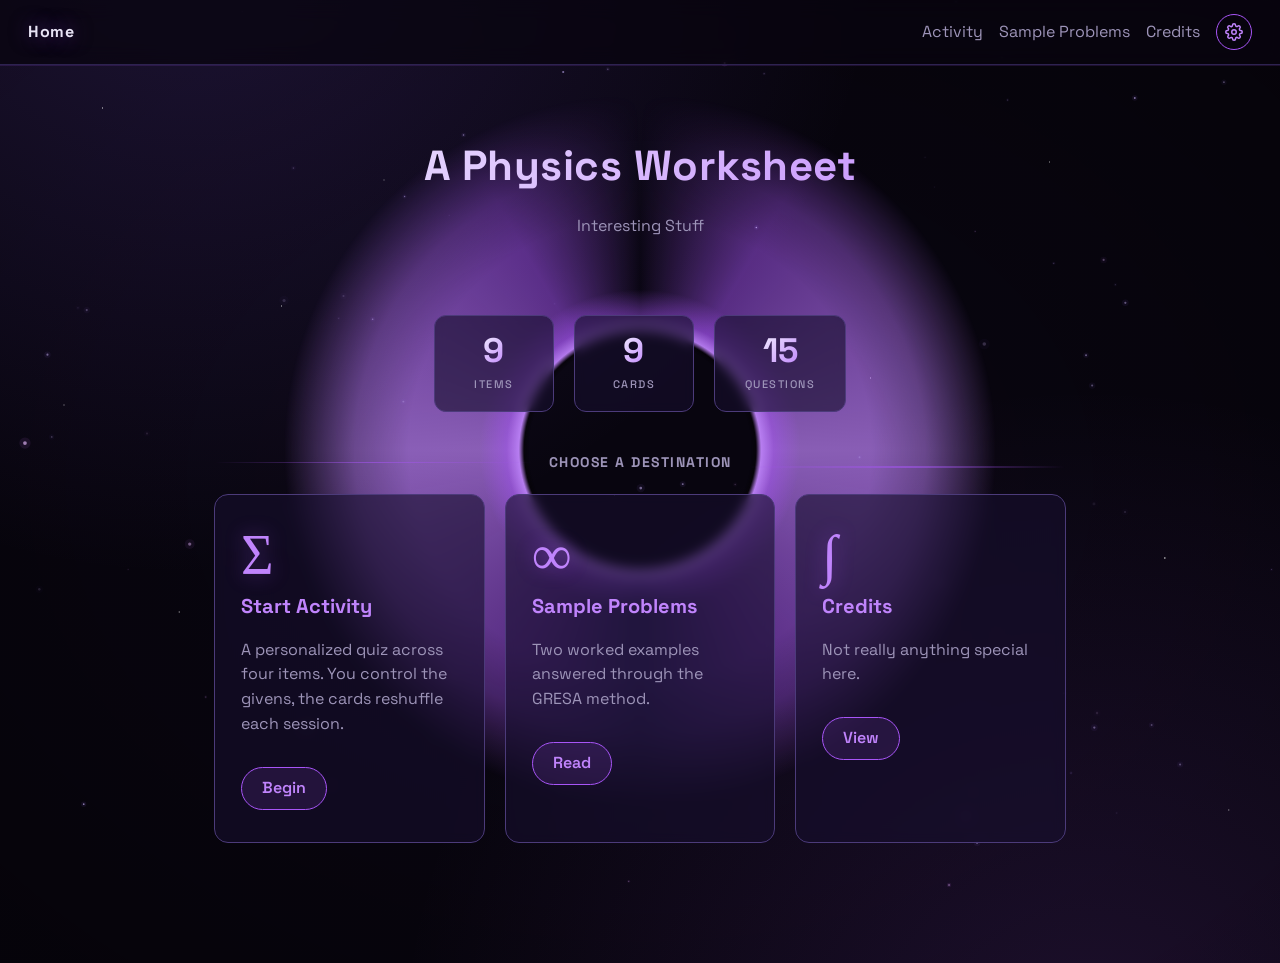
<file: index.html>
<!doctype html>
<html lang="en">
<head>
  <meta charset="utf-8">
  <meta name="viewport" content="width=device-width, initial-scale=1">
  <title>The Forces Be With You</title>
  <link rel="icon" type="image/svg+xml" href="favicon.svg">
  <link rel="preconnect" href="https://fonts.googleapis.com">
  <link rel="preconnect" href="https://fonts.gstatic.com" crossorigin>
  <link rel="stylesheet" href="https://fonts.googleapis.com/css2?family=Space+Grotesk:wght@400;500;600;700&display=swap">
  <link rel="stylesheet" href="css/style.css">
</head>
<body>

<div id="blackhole" aria-hidden="true"></div>
<canvas id="particles-canvas" aria-hidden="true"></canvas>

<header class="topbar">
  <a href="index.html" class="brand">Home</a>
  <div class="topbar-right">
    <nav class="nav-drawer">
      <a href="activity.html">Activity</a>
      <a href="sample.html">Sample Problems</a>
      <a href="credits.html">Credits</a>
    </nav>
    <button id="settings-btn" type="button" class="ghost settings-btn" aria-label="Open settings" title="Settings">
  <svg xmlns="http://www.w3.org/2000/svg" viewBox="0 0 24 24" fill="none" stroke="currentColor" stroke-width="2" stroke-linecap="round" stroke-linejoin="round" aria-hidden="true">
    <circle cx="12" cy="12" r="3"/>
    <path d="M19.4 15a1.65 1.65 0 0 0 .33 1.82l.06.06a2 2 0 1 1-2.83 2.83l-.06-.06a1.65 1.65 0 0 0-1.82-.33 1.65 1.65 0 0 0-1 1.51V21a2 2 0 1 1-4 0v-.09A1.65 1.65 0 0 0 9 19.4a1.65 1.65 0 0 0-1.82.33l-.06.06a2 2 0 1 1-2.83-2.83l.06-.06a1.65 1.65 0 0 0 .33-1.82 1.65 1.65 0 0 0-1.51-1H3a2 2 0 1 1 0-4h.09A1.65 1.65 0 0 0 4.6 9a1.65 1.65 0 0 0-.33-1.82l-.06-.06a2 2 0 1 1 2.83-2.83l.06.06a1.65 1.65 0 0 0 1.82.33H9a1.65 1.65 0 0 0 1-1.51V3a2 2 0 1 1 4 0v.09a1.65 1.65 0 0 0 1 1.51 1.65 1.65 0 0 0 1.82-.33l.06-.06a2 2 0 1 1 2.83 2.83l-.06.06a1.65 1.65 0 0 0-.33 1.82V9a1.65 1.65 0 0 0 1.51 1H21a2 2 0 1 1 0 4h-.09a1.65 1.65 0 0 0-1.51 1z"/>
  </svg>
</button>
    <button class="nav-toggle" type="button" aria-label="Open navigation" aria-expanded="false">
      <span></span>
      <span></span>
      <span></span>
    </button>
  </div>
</header>

<main>
  <section class="hero">
    <h1>A Physics Worksheet</h1>
    <p class="muted">Interesting Stuff</p>
  </section>

  <div class="quick-stats">
    <div class="quick-stat">
      <span class="quick-stat-value" id="stat-items">—</span>
      <span class="quick-stat-label">Items</span>
    </div>
    <div class="quick-stat">
      <span class="quick-stat-value" id="stat-cards">—</span>
      <span class="quick-stat-label">Cards</span>
    </div>
    <div class="quick-stat">
      <span class="quick-stat-value" id="stat-questions">—</span>
      <span class="quick-stat-label">Questions</span>
    </div>
  </div>

  <h2 class="section-header">Choose a destination</h2>

  <div class="option-grid">
    <a href="activity.html" class="game-card">
      <div class="game-card-icon" aria-hidden="true">&Sigma;</div>
      <h2>Start Activity</h2>
      <p class="muted">A personalized quiz across four items. You control the givens, the cards reshuffle each session.</p>
      <span class="game-card-cta">Begin</span>
    </a>
    <a href="sample.html" class="game-card">
      <div class="game-card-icon" aria-hidden="true">&infin;</div>
      <h2>Sample Problems</h2>
      <p class="muted">Two worked examples answered through the GRESA method.</p>
      <span class="game-card-cta">Read</span>
    </a>
    <a href="credits.html" class="game-card">
      <div class="game-card-icon" aria-hidden="true">&int;</div>
      <h2>Credits</h2>
      <p class="muted">Not really anything special here.</p>
      <span class="game-card-cta">View</span>
    </a>
  </div>
</main>

<dialog id="settings-dialog">
  <form method="dialog">
    <h2>Settings</h2>
    <label><input type="checkbox" id="opt-hints"> Show hint button during quiz</label>
    <label><input type="checkbox" id="opt-particles"> Show background particles</label>
    <p class="muted">Hints are off by default. Particles are on by default and can be turned off on lower-end devices.</p>
    <button id="settings-save" class="primary" type="button">Save</button>
    <button class="ghost" type="button" onclick="document.getElementById('settings-dialog').close()">Cancel</button>
  </form>
</dialog>

<script>
  const dlg = document.getElementById("settings-dialog");
  const hints = document.getElementById("opt-hints");
  const parts = document.getElementById("opt-particles");

  document.getElementById("settings-btn").addEventListener("click", () => {
    try {
      const s = JSON.parse(localStorage.getItem("sat.settings") || "{}");
      hints.checked = s.hints === true;
      parts.checked = s.particles !== false;
    } catch (_) {
      hints.checked = false;
      parts.checked = true;
    }
    dlg.showModal();
  });

  document.getElementById("settings-save").addEventListener("click", () => {
    const s = { hints: hints.checked, particles: parts.checked };
    localStorage.setItem("sat.settings", JSON.stringify(s));
    if (window.__particles) window.__particles.apply();
    dlg.close();
  });
</script>

<script type="module">
  try {
    const { QUESTION_BANK } = await import("./js/questions.js");
    const items = new Set();
    let total = 0;
    QUESTION_BANK.forEach((c) => {
      items.add(c.item);
      total += c.subQuestions.length;
    });
    document.getElementById("stat-items").textContent = items.size;
    document.getElementById("stat-cards").textContent = QUESTION_BANK.length;
    document.getElementById("stat-questions").textContent = total;
  } catch (e) {
    console.warn("Could not load question stats:", e);
  }
</script>

<script src="js/nav.js" defer></script>
<script src="js/particles.js" defer></script>

</body>
</html>
</file>
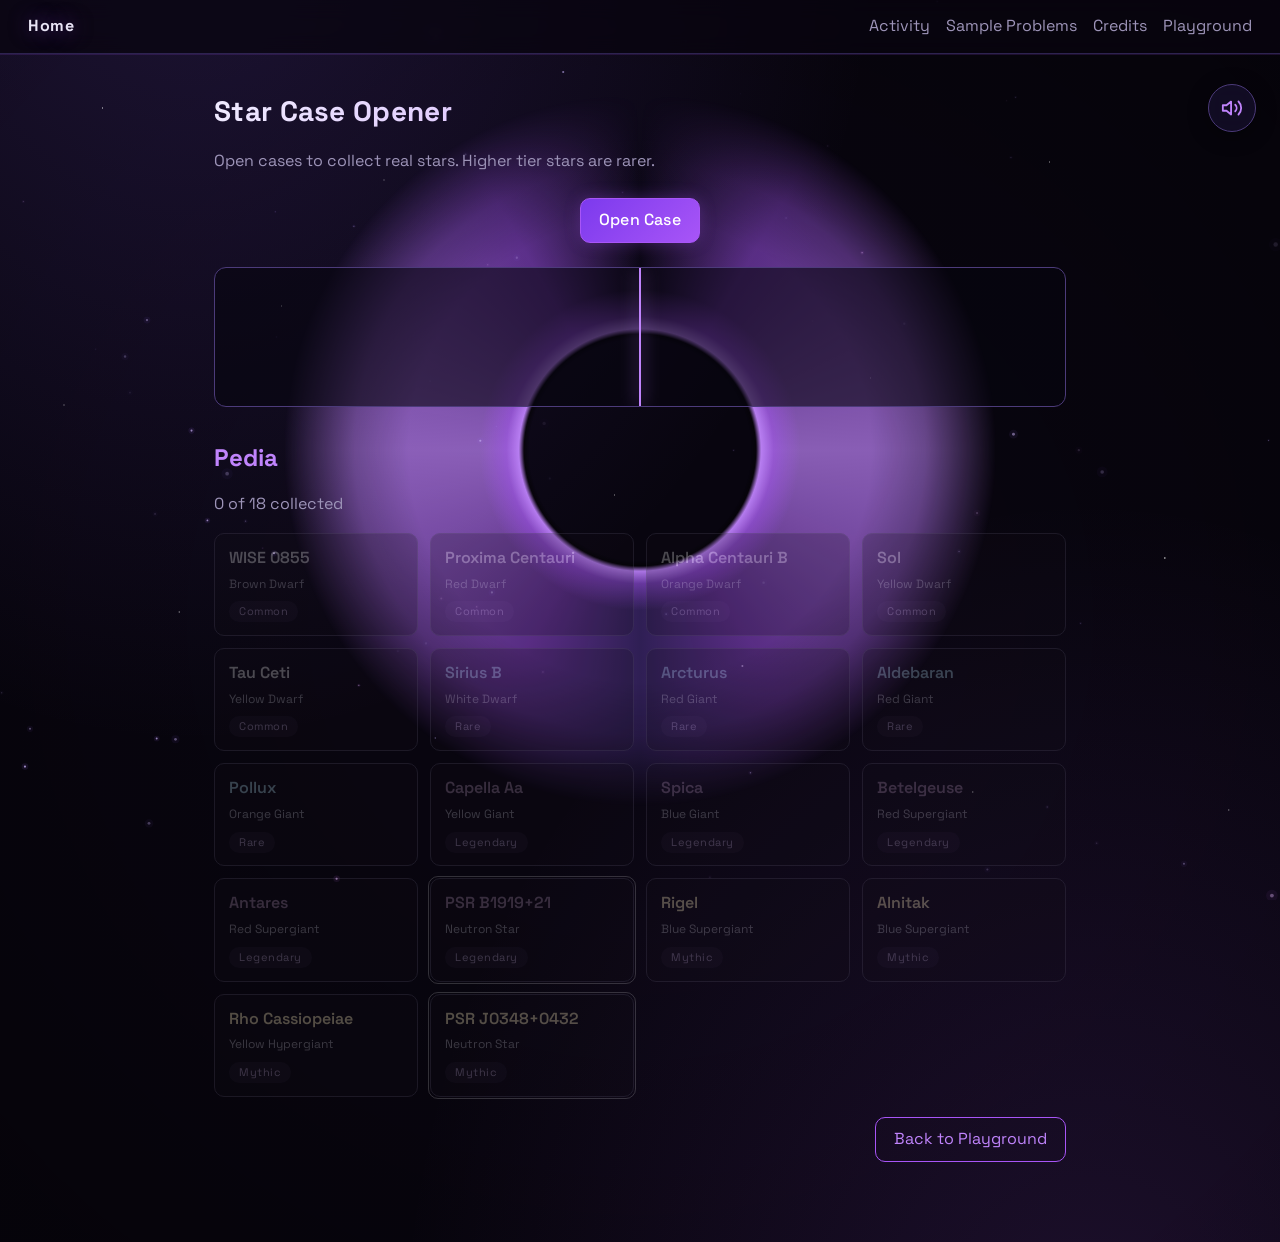
<file: case-opener.html>
<!doctype html>
<html lang="en">
<head>
  <meta charset="utf-8">
  <meta name="viewport" content="width=device-width, initial-scale=1">
  <title>Star Case Opener | The Forces Be With You</title>
  <link rel="icon" href="data:image/svg+xml,%3Csvg xmlns='http://www.w3.org/2000/svg' viewBox='0 0 64 64'%3E%3Cpolygon points='32,4 40,24 62,24 44,38 50,60 32,46 14,60 20,38 2,24 24,24' fill='%23ffd54f'/%3E%3C/svg%3E">
  <link rel="preconnect" href="https://fonts.googleapis.com">
  <link rel="preconnect" href="https://fonts.gstatic.com" crossorigin>
  <link rel="stylesheet" href="https://fonts.googleapis.com/css2?family=Space+Grotesk:wght@400;500;600;700&display=swap">
  <link rel="stylesheet" href="css/style.css">
</head>
<body>
<div id="blackhole" aria-hidden="true"></div>
<canvas id="particles-canvas" aria-hidden="true"></canvas>

<header class="topbar">
  <a href="index.html" class="brand">Home</a>
  <div class="topbar-right">
    <nav class="nav-drawer">
      <a href="activity.html">Activity</a>
      <a href="sample.html">Sample Problems</a>
      <a href="credits.html">Credits</a>
      <a href="playground.html">Playground</a>
    </nav>
    <button class="nav-toggle" type="button" aria-label="Open navigation" aria-expanded="false">
      <span></span>
      <span></span>
      <span></span>
    </button>
  </div>
</header>

<main class="game-page">
  <button id="mute-btn" class="mute-btn" type="button" aria-label="Mute sound" aria-pressed="false">
    <svg viewBox="0 0 24 24" fill="none" stroke="currentColor" stroke-width="2" stroke-linecap="round" stroke-linejoin="round" aria-hidden="true">
      <polygon points="11 5 6 9 2 9 2 15 6 15 11 19 11 5"></polygon>
      <path class="wave wave-1" d="M15.54 8.46a5 5 0 0 1 0 7.07"></path>
      <path class="wave wave-2" d="M19.07 4.93a10 10 0 0 1 0 14.14"></path>
      <line class="mute-x mute-x-1" x1="23" y1="9" x2="17" y2="15"></line>
      <line class="mute-x mute-x-2" x1="17" y1="9" x2="23" y2="15"></line>
    </svg>
  </button>
  <h1>Star Case Opener</h1>
  <p class="muted">Open cases to collect real stars. Higher tier stars are rarer.</p>

  <div class="case-controls">
    <button id="open-btn" class="primary" type="button">Open Case</button>
    <button id="skip-btn" class="ghost hidden" type="button">Skip Animation</button>
  </div>

  <div id="reel-viewport" class="reel-viewport">
    <div id="reel-track" class="reel-track"></div>
    <div class="reel-centerline"></div>
  </div>

  <div id="result-panel" class="result-panel hidden"></div>

  <section class="pedia-section">
    <h2>Pedia</h2>
    <p id="pedia-count" class="muted"></p>
    <div id="pedia-grid" class="pedia-grid"></div>
  </section>

  <div class="actions">
    <a href="playground.html" class="ghost">Back to Playground</a>
  </div>
</main>

<script src="js/nav.js" defer></script>
<script type="module" src="js/games/case-opener.js"></script>
<script src="js/particles.js" defer></script>
</body>
</html>
</file>
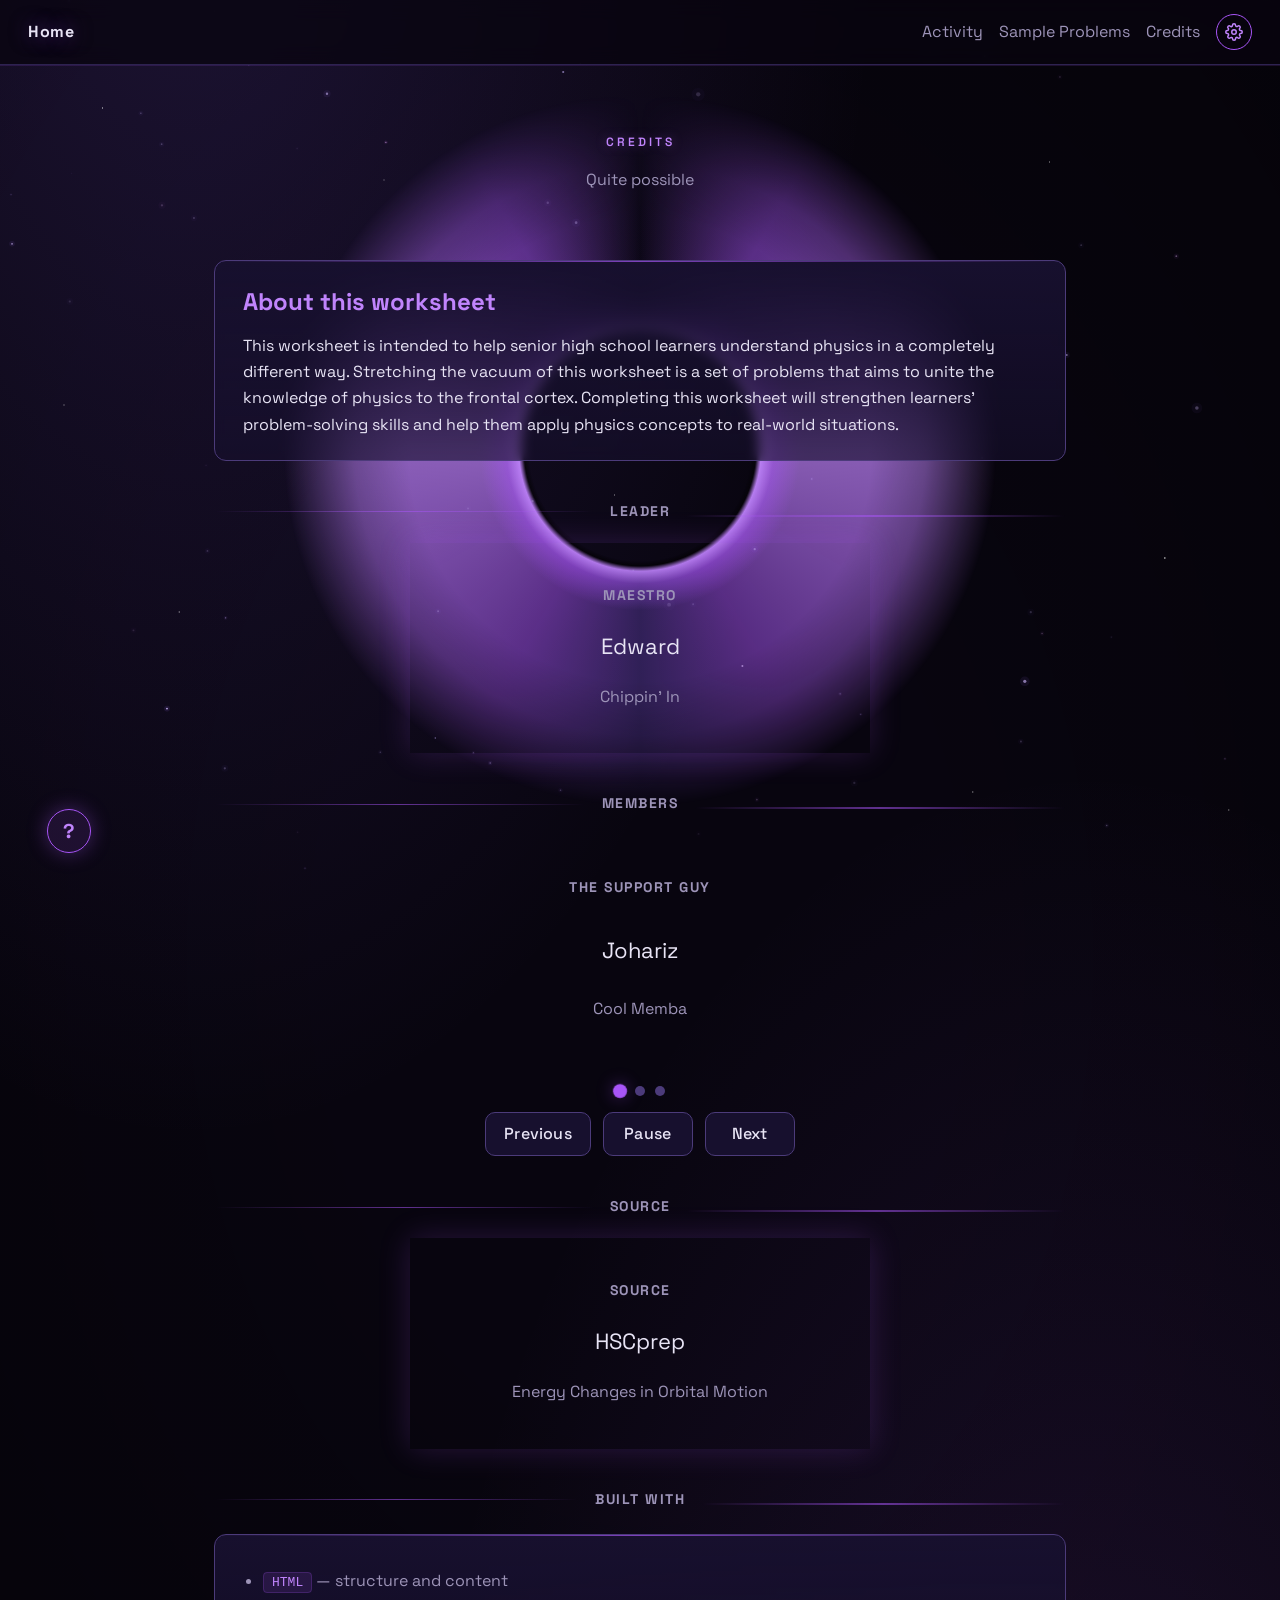
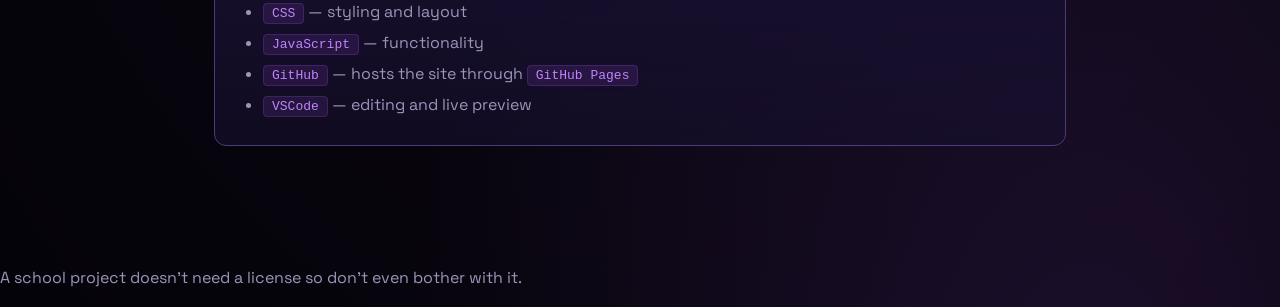
<file: credits.html>
<!doctype html>
<html lang="en">
<head>
  <meta charset="utf-8">
  <meta name="viewport" content="width=device-width, initial-scale=1">
  <title>Credits | The Forces Be With You</title>
  <link rel="icon" type="image/svg+xml" href="favicon.svg">
  <link rel="preconnect" href="https://fonts.googleapis.com">
  <link rel="preconnect" href="https://fonts.gstatic.com" crossorigin>
  <link rel="stylesheet" href="https://fonts.googleapis.com/css2?family=Space+Grotesk:wght@400;500;600;700&display=swap">
  <link rel="stylesheet" href="css/style.css">
</head>
<body id="top">
<div id="blackhole" aria-hidden="true"></div>
<canvas id="particles-canvas" aria-hidden="true"></canvas>

<header class="topbar">
  <a href="index.html" class="brand">Home</a>
  <div class="topbar-right">
    <nav class="nav-drawer">
      <a href="activity.html">Activity</a>
      <a href="sample.html">Sample Problems</a>
      <a href="credits.html">Credits</a>
    </nav>
    <button id="settings-btn" type="button" class="ghost settings-btn" aria-label="Open settings" title="Settings">
  <svg xmlns="http://www.w3.org/2000/svg" viewBox="0 0 24 24" fill="none" stroke="currentColor" stroke-width="2" stroke-linecap="round" stroke-linejoin="round" aria-hidden="true">
    <circle cx="12" cy="12" r="3"/>
    <path d="M19.4 15a1.65 1.65 0 0 0 .33 1.82l.06.06a2 2 0 1 1-2.83 2.83l-.06-.06a1.65 1.65 0 0 0-1.82-.33 1.65 1.65 0 0 0-1 1.51V21a2 2 0 1 1-4 0v-.09A1.65 1.65 0 0 0 9 19.4a1.65 1.65 0 0 0-1.82.33l-.06.06a2 2 0 1 1-2.83-2.83l.06-.06a1.65 1.65 0 0 0 .33-1.82 1.65 1.65 0 0 0-1.51-1H3a2 2 0 1 1 0-4h.09A1.65 1.65 0 0 0 4.6 9a1.65 1.65 0 0 0-.33-1.82l-.06-.06a2 2 0 1 1 2.83-2.83l.06.06a1.65 1.65 0 0 0 1.82.33H9a1.65 1.65 0 0 0 1-1.51V3a2 2 0 1 1 4 0v.09a1.65 1.65 0 0 0 1 1.51 1.65 1.65 0 0 0 1.82-.33l.06-.06a2 2 0 1 1 2.83 2.83l-.06.06a1.65 1.65 0 0 0-.33 1.82V9a1.65 1.65 0 0 0 1.51 1H21a2 2 0 1 1 0 4h-.09a1.65 1.65 0 0 0-1.51 1z"/>
  </svg>
</button>
    <button class="nav-toggle" type="button" aria-label="Open navigation" aria-expanded="false">
      <span></span>
      <span></span>
      <span></span>
    </button>
  </div>
</header>

<main>
  <section class="hero">
    <p class="eyebrow">Credits</p>
    <p class="muted">Quite possible</p>
  </section>

  <div class="about-panel">
    <h2>About this worksheet</h2>
    <p>This worksheet is intended to help senior high school learners understand physics in a completely different way. Stretching the vacuum of this worksheet is a set of problems that aims to unite the knowledge of physics to the frontal cortex. Completing this worksheet will strengthen learners’ problem-solving skills and help them apply physics concepts to real-world situations.
</p>
  </div>

  <!-- LEADER: edit name and role text here. -->
  <h2 class="section-header">Leader</h2>
  <div class="leader-card">
    <div class="credit-card">
      <h3>Maestro</h3>
      <p class="credit-name">Edward</p>
      <p class="muted">Chippin' In</p>
    </div>
  </div>

  <!-- MEMBERS: each <div class="credit-card"> inside .carousel-track is one slide.
       Add or remove slides by copying a whole block. The dots and controls adapt. -->
  <h2 class="section-header">Members</h2>
  <div class="member-carousel" role="region" aria-label="Member carousel" aria-roledescription="carousel">
    <div class="carousel-viewport">
      <div class="carousel-track">
        <div class="credit-card">
          <h3>The Support Guy</h3>
          <p class="credit-name">Johariz</p>
          <p class="muted">Cool Memba</p>
        </div>
        <div class="credit-card">
          <h3>The Smiley Guy</h3>
          <p class="credit-name">Elijah</p>
          <p class="muted">The Memba</p>
        </div>
        <div class="credit-card">
          <h3>The Tech Guy</h3>
          <p class="credit-name">Rupert</p>
          <p class="muted">Tech Memba</p>
        </div>
      </div>
    </div>
    <div class="carousel-dots" id="carousel-dots" aria-hidden="true"></div>
    <div class="carousel-controls">
      <button type="button" class="carousel-prev" aria-label="Previous member">Previous</button>
      <button type="button" class="carousel-pause" aria-label="Pause rotation">Pause</button>
      <button type="button" class="carousel-next" aria-label="Next member">Next</button>
    </div>
  </div>

  <!-- SOURCE: edit text here. -->
  <h2 class="section-header">Source</h2>
  <div class="leader-card">
    <div class="credit-card">
      <h3>Source</h3>
      <p class="credit-name">HSCprep</p>
      <p class="muted">Energy Changes in Orbital Motion</p>
    </div>
  </div>

  <h2 class="section-header">Built with</h2>
  <div class="about-panel">
    <ul class="edit-list">
      <li><code>HTML</code> — structure and content</li>
      <li><code>CSS</code> — styling and layout</li>
      <li><code>JavaScript</code> — functionality</li>
      <li><code>GitHub</code> — hosts the site through <code>GitHub Pages</code></li>
      <li><code>VSCode</code> — editing and live preview</li>
    </ul>
  </div>
</main>

<div class="wandering-wrap">
  <a href="playground.html" class="wandering-btn" aria-label="Enter playground">?</a>
</div>

<footer class="credits-footer">
  <div class="footer-inner">
    <p class="muted">A school project doesn't need a license so don't even bother with it.</p>
  </div>
</footer>

<dialog id="settings-dialog">
  <form method="dialog">
    <h2>Settings</h2>
    <label><input type="checkbox" id="opt-hints"> Show hint button during quiz</label>
    <label><input type="checkbox" id="opt-particles"> Show background particles</label>
    <p class="muted">Hints are off by default. Particles are on by default and can be turned off on lower-end devices.</p>
    <button id="settings-save" class="primary" type="button">Save</button>
    <button class="ghost" type="button" onclick="document.getElementById('settings-dialog').close()">Cancel</button>
  </form>
</dialog>

<script>
  // ---- Settings dialog ----
  const dlg = document.getElementById("settings-dialog");
  const hints = document.getElementById("opt-hints");
  const parts = document.getElementById("opt-particles");

  document.getElementById("settings-btn").addEventListener("click", () => {
    try {
      const s = JSON.parse(localStorage.getItem("sat.settings") || "{}");
      hints.checked = s.hints === true;
      parts.checked = s.particles !== false;
    } catch (_) {
      hints.checked = false;
      parts.checked = true;
    }
    dlg.showModal();
  });

  document.getElementById("settings-save").addEventListener("click", () => {
    const s = { hints: hints.checked, particles: parts.checked };
    localStorage.setItem("sat.settings", JSON.stringify(s));
    if (window.__particles) window.__particles.apply();
    dlg.close();
  });

  // ---- Wandering button ----
  const isTouch = window.matchMedia("(hover: none) and (pointer: coarse)").matches;
  const wrap = document.querySelector(".wandering-wrap");
  const wBtn = document.querySelector(".wandering-btn");
  if (wrap && wBtn && !isTouch) {
    wrap.addEventListener("mouseenter", () => {
      const angle = Math.random() * Math.PI * 2;
      const dist = 14 + Math.random() * 18;
      const dx = Math.cos(angle) * dist;
      const dy = Math.sin(angle) * dist;
      wBtn.style.transform = `translate(calc(-50% + ${dx}px), calc(-50% + ${dy}px))`;
    });
    wrap.addEventListener("mouseleave", () => {
      wBtn.style.transform = "translate(-50%, -50%)";
    });
  }

  // ---- Member carousel ----
  (function () {
    const carousel = document.querySelector(".member-carousel");
    if (!carousel) return;
    const track = carousel.querySelector(".carousel-track");
    const cards = Array.from(track.children);
    const prevBtn = carousel.querySelector(".carousel-prev");
    const nextBtn = carousel.querySelector(".carousel-next");
    const pauseBtn = carousel.querySelector(".carousel-pause");
    const dotsContainer = document.getElementById("carousel-dots");

    const INTERVAL = 5000;
    let current = 0;
    let paused = false;
    let hovered = false;
    let timer = null;

    // Build dots
    cards.forEach((_, i) => {
      const dot = document.createElement("button");
      dot.type = "button";
      dot.className = "carousel-dot" + (i === 0 ? " active" : "");
      dot.setAttribute("aria-label", `Go to slide ${i + 1}`);
      dot.addEventListener("click", () => {
        goTo(i);
        resetTimer();
      });
      dotsContainer.appendChild(dot);
    });
    const dots = Array.from(dotsContainer.children);

    function goTo(index) {
      current = ((index % cards.length) + cards.length) % cards.length;
      track.style.transform = `translateX(-${current * 100}%)`;
      dots.forEach((d, i) => d.classList.toggle("active", i === current));
    }

    function next() { goTo(current + 1); resetTimer(); }
    function prev() { goTo(current - 1); resetTimer(); }

    function resetTimer() {
      if (timer) { clearTimeout(timer); timer = null; }
      if (paused || hovered) return;
      timer = setTimeout(() => {
        goTo(current + 1);
        resetTimer();
      }, INTERVAL);
    }

    function togglePause() {
      paused = !paused;
      pauseBtn.textContent = paused ? "Resume" : "Pause";
      pauseBtn.setAttribute("aria-label", paused ? "Resume rotation" : "Pause rotation");
      pauseBtn.classList.toggle("paused", paused);
      if (paused) {
        if (timer) { clearTimeout(timer); timer = null; }
      } else {
        resetTimer();
      }
    }

    prevBtn.addEventListener("click", prev);
    nextBtn.addEventListener("click", next);
    pauseBtn.addEventListener("click", togglePause);

    carousel.addEventListener("mouseenter", () => {
      hovered = true;
      if (timer) { clearTimeout(timer); timer = null; }
    });
    carousel.addEventListener("mouseleave", () => {
      hovered = false;
      if (!paused) resetTimer();
    });

    // Single-card case: hide controls and dots
    if (cards.length <= 1) {
      carousel.querySelector(".carousel-controls").style.display = "none";
      dotsContainer.style.display = "none";
    } else if (window.matchMedia("(prefers-reduced-motion: reduce)").matches) {
      // Respect reduced motion: start paused
      paused = true;
      pauseBtn.textContent = "Resume";
      pauseBtn.setAttribute("aria-label", "Resume rotation");
      pauseBtn.classList.add("paused");
    } else {
      resetTimer();
    }
  })();
</script>

<script src="js/nav.js" defer></script>
<script src="js/particles.js" defer></script>
</body>
</html>
</file>
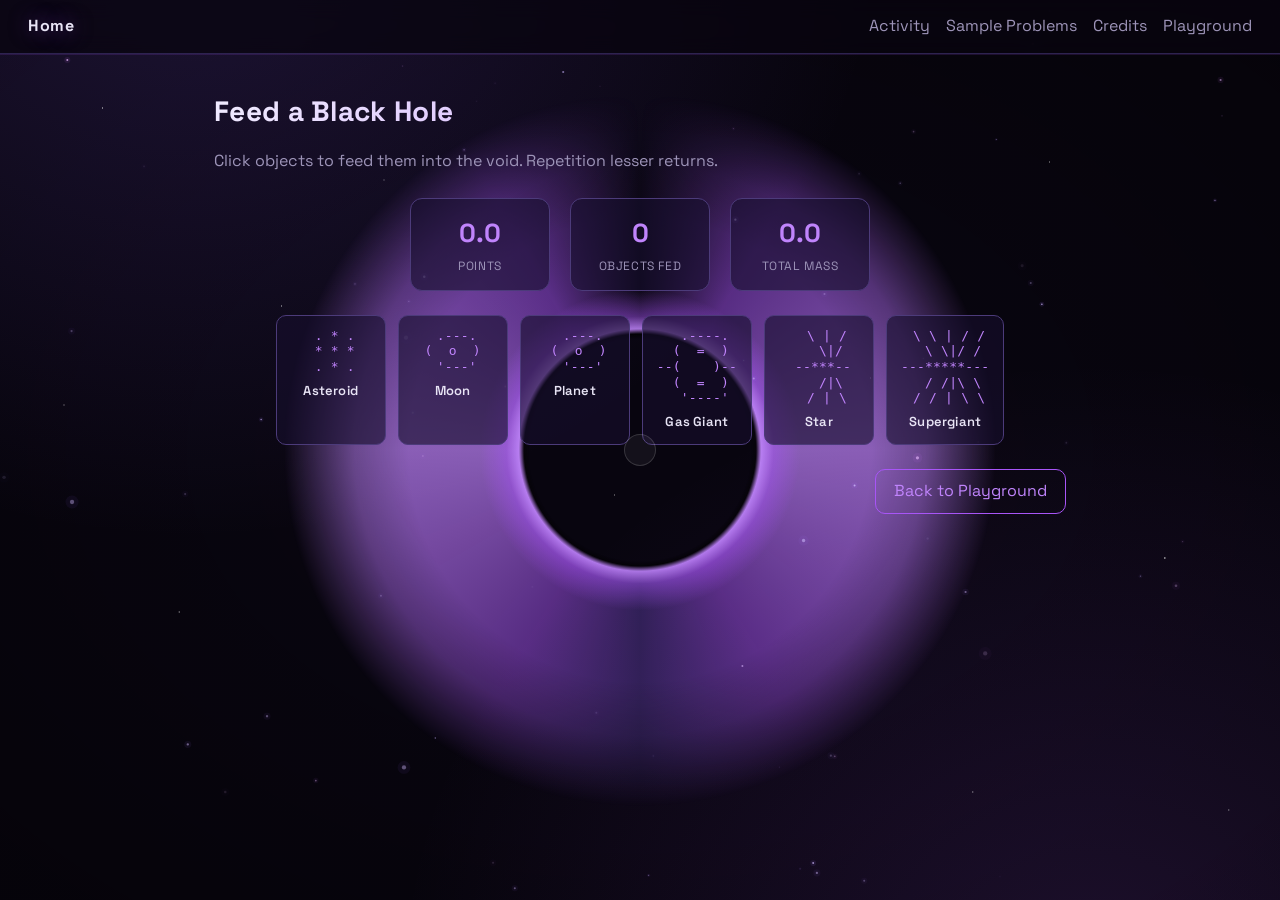
<file: feed-blackhole.html>
<!doctype html>
<html lang="en">
<head>
  <meta charset="utf-8">
  <meta name="viewport" content="width=device-width, initial-scale=1">
  <title>Feed a Black Hole | The Forces Be With You</title>
  <link rel="icon" href="data:image/svg+xml,%3Csvg xmlns='http://www.w3.org/2000/svg' viewBox='0 0 64 64'%3E%3Ccircle cx='32' cy='32' r='14' fill='%23ffffff'/%3E%3Ccircle cx='32' cy='32' r='14' fill='none' stroke='%23a5d8ff' stroke-width='4'/%3E%3Cellipse cx='32' cy='32' rx='28' ry='9' fill='none' stroke='%23dcecff' stroke-width='2' opacity='0.7'/%3E%3C/svg%3E">
  <link rel="preconnect" href="https://fonts.googleapis.com">
  <link rel="preconnect" href="https://fonts.gstatic.com" crossorigin>
  <link rel="stylesheet" href="https://fonts.googleapis.com/css2?family=Space+Grotesk:wght@400;500;600;700&display=swap">
  <link rel="stylesheet" href="css/style.css">
</head>
<body>
<div id="blackhole" aria-hidden="true"></div>
<div id="whitehole" aria-hidden="true"></div>
<canvas id="particles-canvas" aria-hidden="true"></canvas>

<button id="easteregg-btn" class="easteregg-btn" type="button" aria-label="Mystery control"></button>

<header class="topbar">
  <a href="index.html" class="brand">Home</a>
  <div class="topbar-right">
    <nav class="nav-drawer">
      <a href="activity.html">Activity</a>
      <a href="sample.html">Sample Problems</a>
      <a href="credits.html">Credits</a>
      <a href="playground.html">Playground</a>
    </nav>
    <button class="nav-toggle" type="button" aria-label="Open navigation" aria-expanded="false">
      <span></span>
      <span></span>
      <span></span>
    </button>
  </div>
</header>

<main class="game-page">
  <h1>Feed a Black Hole</h1>
  <p class="muted">Click objects to feed them into the void. Repetition lesser returns.</p>

  <div class="stats-bar">
    <div class="stat"><span class="stat-value" id="stat-points">0</span><span class="stat-label">Points</span></div>
    <div class="stat"><span class="stat-value" id="stat-fed">0</span><span class="stat-label">Objects Fed</span></div>
    <div class="stat"><span class="stat-value" id="stat-mass">0</span><span class="stat-label">Total Mass</span></div>
  </div>

  <p id="eject-msg" class="eject-msg hidden"></p>

  <div id="feed-row" class="feed-row"></div>

  <div class="actions">
    <a href="playground.html" class="ghost">Back to Playground</a>
  </div>
</main>

<script src="js/nav.js" defer></script>
<script type="module" src="js/games/feed-blackhole.js"></script>
<script src="js/particles.js" defer></script>
</body>
</html>
</file>
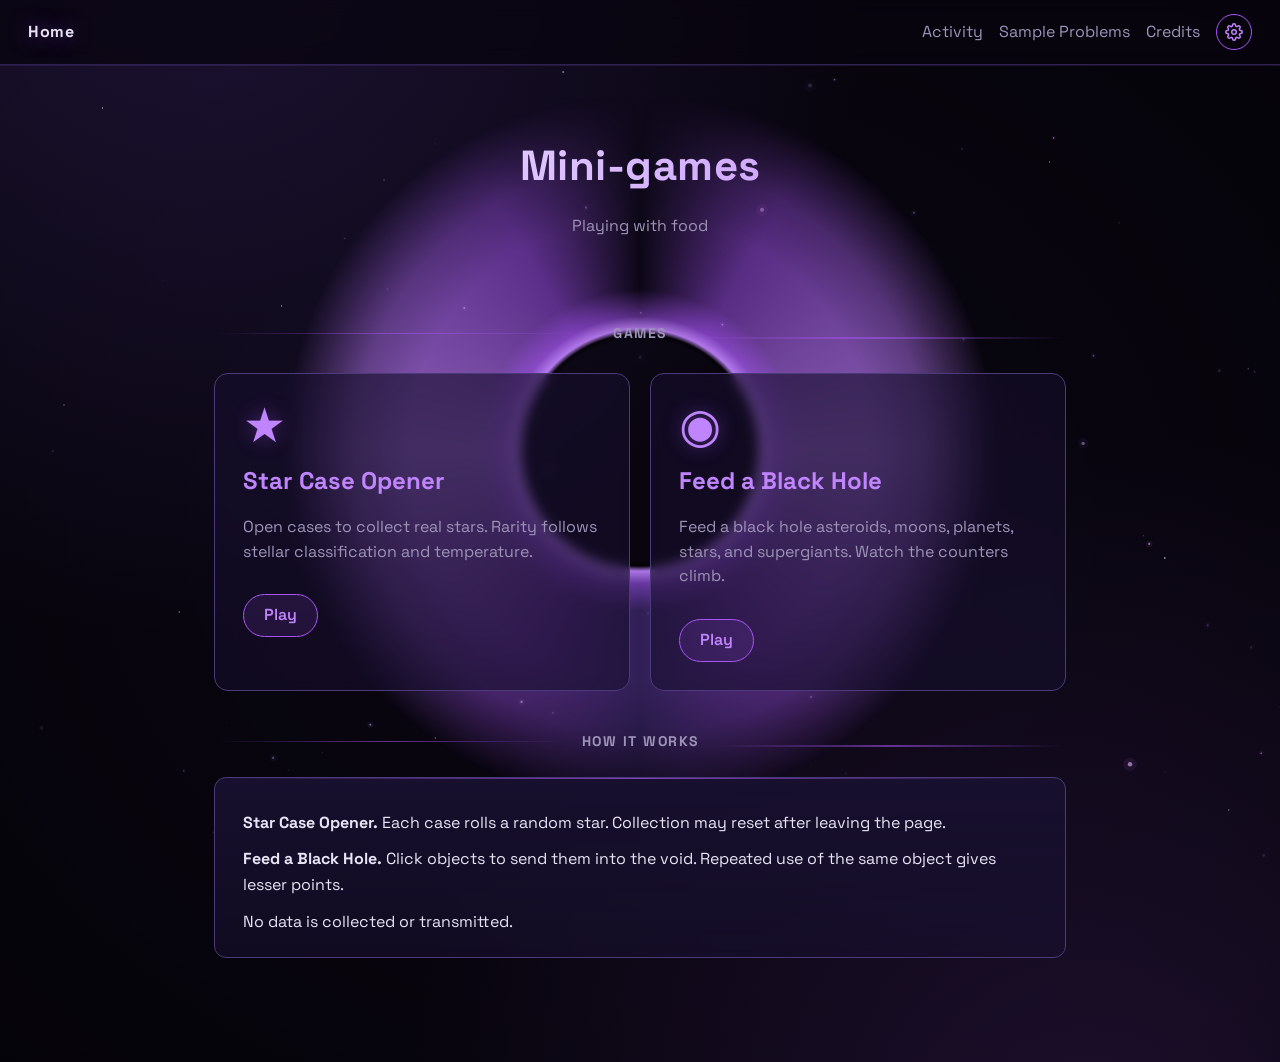
<file: playground.html>
<!doctype html>
<html lang="en">
<head>
  <meta charset="utf-8">
  <meta name="viewport" content="width=device-width, initial-scale=1">
  <title>Playground | The Forces Be With You</title>
  <link rel="icon" type="image/svg+xml" href="favicon.svg">
  <link rel="preconnect" href="https://fonts.googleapis.com">
  <link rel="preconnect" href="https://fonts.gstatic.com" crossorigin>
  <link rel="stylesheet" href="https://fonts.googleapis.com/css2?family=Space+Grotesk:wght@400;500;600;700&display=swap">
  <link rel="stylesheet" href="css/style.css">
</head>
<body>
<div id="blackhole" aria-hidden="true"></div>
<canvas id="particles-canvas" aria-hidden="true"></canvas>

<header class="topbar">
  <a href="index.html" class="brand">Home</a>
  <div class="topbar-right">
    <nav class="nav-drawer">
      <a href="activity.html">Activity</a>
      <a href="sample.html">Sample Problems</a>
      <a href="credits.html">Credits</a>
    </nav>
    <button id="settings-btn" type="button" class="ghost settings-btn" aria-label="Open settings" title="Settings">
  <svg xmlns="http://www.w3.org/2000/svg" viewBox="0 0 24 24" fill="none" stroke="currentColor" stroke-width="2" stroke-linecap="round" stroke-linejoin="round" aria-hidden="true">
    <circle cx="12" cy="12" r="3"/>
    <path d="M19.4 15a1.65 1.65 0 0 0 .33 1.82l.06.06a2 2 0 1 1-2.83 2.83l-.06-.06a1.65 1.65 0 0 0-1.82-.33 1.65 1.65 0 0 0-1 1.51V21a2 2 0 1 1-4 0v-.09A1.65 1.65 0 0 0 9 19.4a1.65 1.65 0 0 0-1.82.33l-.06.06a2 2 0 1 1-2.83-2.83l.06-.06a1.65 1.65 0 0 0 .33-1.82 1.65 1.65 0 0 0-1.51-1H3a2 2 0 1 1 0-4h.09A1.65 1.65 0 0 0 4.6 9a1.65 1.65 0 0 0-.33-1.82l-.06-.06a2 2 0 1 1 2.83-2.83l.06.06a1.65 1.65 0 0 0 1.82.33H9a1.65 1.65 0 0 0 1-1.51V3a2 2 0 1 1 4 0v.09a1.65 1.65 0 0 0 1 1.51 1.65 1.65 0 0 0 1.82-.33l.06-.06a2 2 0 1 1 2.83 2.83l-.06.06a1.65 1.65 0 0 0-.33 1.82V9a1.65 1.65 0 0 0 1.51 1H21a2 2 0 1 1 0 4h-.09a1.65 1.65 0 0 0-1.51 1z"/>
  </svg>
</button>
    <button class="nav-toggle" type="button" aria-label="Open navigation" aria-expanded="false">
      <span></span>
      <span></span>
      <span></span>
    </button>
  </div>
</header>

<main>
  <section class="hero">
    <h1>Mini-games</h1>
    <p class="muted">Playing with food</p>
  </section>

  <h2 class="section-header">Games</h2>

  <div class="game-cards">
    <a href="case-opener.html" class="game-card">
      <div class="game-card-icon" aria-hidden="true">&#9733;</div>
      <h2>Star Case Opener</h2>
      <p class="muted">Open cases to collect real stars. Rarity follows stellar classification and temperature.</p>
      <span class="game-card-cta">Play</span>
    </a>
    <a href="feed-blackhole.html" class="game-card">
      <div class="game-card-icon" aria-hidden="true">&#9673;</div>
      <h2>Feed a Black Hole</h2>
      <p class="muted">Feed a black hole asteroids, moons, planets, stars, and supergiants. Watch the counters climb.</p>
      <span class="game-card-cta">Play</span>
    </a>
  </div>

  <h2 class="section-header">How it works</h2>
  <div class="about-panel">
    <p><strong>Star Case Opener.</strong> Each case rolls a random star. Collection may reset after leaving the page.</p>
    <p><strong>Feed a Black Hole.</strong> Click objects to send them into the void. Repeated use of the same object gives lesser points.</p>
    <p class="muted">No data is collected or transmitted.</p>
  </div>
</main>

<dialog id="settings-dialog">
  <form method="dialog">
    <h2>Settings</h2>
    <label><input type="checkbox" id="opt-hints"> Show hint button during quiz</label>
    <label><input type="checkbox" id="opt-particles"> Show background particles</label>
    <p class="muted">Hints are off by default. Particles are on by default and can be turned off on lower-end devices.</p>
    <button id="settings-save" class="primary" type="button">Save</button>
    <button class="ghost" type="button" onclick="document.getElementById('settings-dialog').close()">Cancel</button>
  </form>
</dialog>

<script>
  const dlg = document.getElementById("settings-dialog");
  const hints = document.getElementById("opt-hints");
  const parts = document.getElementById("opt-particles");

  document.getElementById("settings-btn").addEventListener("click", () => {
    try {
      const s = JSON.parse(localStorage.getItem("sat.settings") || "{}");
      hints.checked = s.hints === true;
      parts.checked = s.particles !== false;
    } catch (_) {
      hints.checked = false;
      parts.checked = true;
    }
    dlg.showModal();
  });

  document.getElementById("settings-save").addEventListener("click", () => {
    const s = { hints: hints.checked, particles: parts.checked };
    localStorage.setItem("sat.settings", JSON.stringify(s));
    if (window.__particles) window.__particles.apply();
    dlg.close();
  });
</script>

<script src="js/nav.js" defer></script>
<script src="js/particles.js" defer></script>
</body>
</html>
</file>
<file: css/style.css>
:root {
  --bg: #08050f;
  --bg-2: #0f0a1e;
  --bg-3: #17102e;
  --panel: rgba(23, 16, 46, 0.62);
  --ink: #e8e4f5;
  --muted: #9d94b8;
  --line: #2d2350;
  --line-strong: #4c3b7a;
  --accent: #a855f7;
  --accent-bright: #c084fc;
  --accent-dim: #7c3aed;
  --accent-soft: rgba(168, 85, 247, 0.12);
  --accent-glow: rgba(168, 85, 247, 0.4);
  --ok: #34d399;
  --ok-soft: rgba(52, 211, 153, 0.12);
  --bad: #f87171;
  --bad-soft: rgba(248, 113, 113, 0.12);
  --warn: #fbbf24;
  --warn-soft: rgba(251, 191, 36, 0.1);
}

* { box-sizing: border-box; }
html { scroll-behavior: smooth; }

body {
  font-family: "Space Grotesk", system-ui, -apple-system, "Segoe UI", Roboto, sans-serif;
  color: var(--ink);
  background:
    radial-gradient(ellipse at 15% -10%, rgba(139, 92, 246, 0.18) 0%, transparent 45%),
    radial-gradient(ellipse at 85% 110%, rgba(168, 85, 247, 0.14) 0%, transparent 45%),
    radial-gradient(ellipse at 50% 50%, transparent 30%, rgba(0, 0, 0, 0.35) 100%),
    var(--bg);
  margin: 0;
  line-height: 1.55;
  min-height: 100vh;
  position: relative;
  isolation: isolate;
  overflow-x: hidden;
}

/* Static star field */
body::before {
  content: "";
  position: fixed;
  inset: 0;
  pointer-events: none;
  z-index: -3;
  background-image:
    radial-gradient(1px 1px at 8% 12%, #ffffff, transparent),
    radial-gradient(1px 1px at 22% 34%, rgba(255, 255, 255, 0.85), transparent),
    radial-gradient(1.5px 1.5px at 44% 8%, rgba(200, 180, 255, 0.95), transparent),
    radial-gradient(1px 1px at 68% 42%, #ffffff, transparent),
    radial-gradient(1px 1px at 82% 18%, rgba(255, 255, 255, 0.7), transparent),
    radial-gradient(1.2px 1.2px at 91% 62%, #ffffff, transparent),
    radial-gradient(1px 1px at 14% 68%, rgba(255, 255, 255, 0.8), transparent),
    radial-gradient(1px 1px at 34% 82%, rgba(200, 180, 255, 0.85), transparent),
    radial-gradient(1.4px 1.4px at 58% 74%, #ffffff, transparent),
    radial-gradient(1px 1px at 76% 88%, rgba(255, 255, 255, 0.75), transparent),
    radial-gradient(1px 1px at 5% 45%, rgba(255, 255, 255, 0.6), transparent),
    radial-gradient(1px 1px at 48% 55%, rgba(255, 255, 255, 0.65), transparent),
    radial-gradient(1px 1px at 96% 90%, rgba(255, 255, 255, 0.7), transparent),
    radial-gradient(1px 1px at 30% 20%, rgba(255, 255, 255, 0.5), transparent);
  animation: twinkle 8s ease-in-out infinite;
  opacity: 0.9;
}

/* Particle canvas */
#particles-canvas {
  position: fixed;
  inset: 0;
  width: 100%;
  height: 100%;
  pointer-events: none;
  z-index: -1;
}

@keyframes blackholeSpin {
  from { transform: translate(-50%, -50%) rotate(0deg); }
  to   { transform: translate(-50%, -50%) rotate(360deg); }
}
@keyframes blackholePulse {
  0%, 100% { opacity: 0.65; }
  50%      { opacity: 1; }
}
@keyframes twinkle {
  0%, 100% { opacity: 0.9; }
  50%      { opacity: 0.5; }
}
@keyframes fadeSlide {
  from { opacity: 0; transform: translateY(8px); }
  to   { opacity: 1; transform: translateY(0); }
}

/* Topbar */
.topbar {
  display: flex;
  align-items: center;
  justify-content: space-between;
  padding: 14px 28px;
  border-bottom: 1px solid var(--line);
  background: rgba(8, 5, 15, 0.75);
  backdrop-filter: blur(10px);
  position: sticky;
  top: 0;
  z-index: 10;
  box-shadow: 0 1px 0 rgba(168, 85, 247, 0.15);
}
.topbar .brand {
  font-weight: 700;
  text-decoration: none;
  color: var(--ink);
  letter-spacing: 0.5px;
  text-shadow: 0 0 20px rgba(168, 85, 247, 0.5);
  transition: color 0.2s;
}
.topbar .brand:hover { color: var(--accent-bright); }
.topbar nav { display: flex; gap: 16px; align-items: center; }
.topbar nav a {
  text-decoration: none;
  color: var(--muted);
  transition: color 0.2s;
  position: relative;
}
.topbar nav a:hover { color: var(--accent-bright); }
.topbar nav a::after {
  content: "";
  position: absolute;
  left: 0; right: 0; bottom: -4px;
  height: 2px;
  background: var(--accent);
  transform: scaleX(0);
  transform-origin: left;
  transition: transform 0.25s ease;
  border-radius: 1px;
}
.topbar nav a:hover::after { transform: scaleX(1); }

main {
  max-width: 900px;
  margin: 0 auto;
  padding: 28px 24px 80px;
  position: relative;
  z-index: 1;
}

.panel { padding: 8px 0; animation: fadeSlide 0.4s ease; }
.hidden { display: none !important; }
.muted { color: var(--muted); }

h1 {
  font-size: 28px;
  margin: 8px 0 12px;
  letter-spacing: 0.3px;
  background: linear-gradient(135deg, #f0ecff 0%, #c084fc 100%);
  -webkit-background-clip: text;
  background-clip: text;
  color: transparent;
}
h2 { margin: 20px 0 10px; color: var(--accent-bright); }
h3, h4 { color: var(--accent-bright); }

fieldset {
  border: 1px solid var(--line);
  border-radius: 12px;
  margin: 18px 0;
  padding: 14px 18px;
  background: var(--panel);
  backdrop-filter: blur(6px);
}
legend { padding: 0 8px; font-weight: 600; color: var(--accent-bright); }
fieldset label {
  display: block;
  margin: 8px 0;
  cursor: pointer;
  transition: color 0.2s;
}
fieldset label:hover { color: var(--accent-bright); }

.subpanel {
  margin: 14px 0;
  padding: 14px 18px;
  background: var(--bg-3);
  border: 1px solid var(--line);
  border-radius: 12px;
  animation: fadeSlide 0.3s ease;
}

.grid3 { display: grid; grid-template-columns: repeat(3, 1fr); gap: 14px; }
.grid3 input { width: 100%; }

button, select, input, textarea { font: inherit; color: var(--ink); }

input[type="number"], input[type="text"], select, textarea {
  padding: 9px 12px;
  border: 1px solid var(--line-strong);
  border-radius: 8px;
  background: rgba(8, 5, 15, 0.6);
  transition: border-color 0.2s, box-shadow 0.2s, background 0.2s;
  width: 100%;
}
input[type="number"]:focus, input[type="text"]:focus, select:focus, textarea:focus {
  outline: none;
  border-color: var(--accent);
  box-shadow: 0 0 0 3px var(--accent-soft), 0 0 20px var(--accent-glow);
  background: rgba(23, 16, 46, 0.8);
}
input[type="radio"] { accent-color: var(--accent); margin-right: 6px; width: auto; }

button {
  padding: 9px 18px;
  border-radius: 10px;
  border: 1px solid var(--line-strong);
  background: var(--bg-3);
  color: var(--ink);
  cursor: pointer;
  font-weight: 500;
  transition: transform 0.15s, box-shadow 0.25s, background 0.2s, border-color 0.2s, color 0.2s;
  letter-spacing: 0.2px;
}
button:hover:not(:disabled) {
  border-color: var(--accent);
  color: var(--accent-bright);
  box-shadow: 0 0 18px var(--accent-glow);
  transform: translateY(-1px);
}
button:active:not(:disabled) { transform: translateY(0); }
button.primary {
  background: linear-gradient(135deg, var(--accent-dim), var(--accent));
  border-color: var(--accent);
  color: #ffffff;
  box-shadow: 0 0 16px rgba(168, 85, 247, 0.3);
}
button.primary:hover:not(:disabled) {
  background: linear-gradient(135deg, var(--accent), var(--accent-bright));
  box-shadow: 0 0 26px rgba(192, 132, 252, 0.55);
  color: #ffffff;
  transform: translateY(-1px);
}
button.ghost {
  background: transparent;
  border-color: var(--accent);
  color: var(--accent-bright);
}
button.ghost:hover:not(:disabled) { background: var(--accent-soft); }
button:disabled { opacity: 0.45; cursor: not-allowed; box-shadow: none; transform: none; }

.progressbar {
  height: 8px;
  background: rgba(45, 35, 80, 0.6);
  border-radius: 999px;
  overflow: hidden;
  margin: 10px 0 26px;
  border: 1px solid var(--line);
}
.progressbar > div {
  height: 100%;
  background: linear-gradient(90deg, var(--accent-dim), var(--accent-bright));
  width: 0;
  transition: width 0.4s cubic-bezier(0.4, 0, 0.2, 1);
  box-shadow: 0 0 12px var(--accent-glow);
}

.quiz-header {
  display: flex;
  justify-content: space-between;
  color: var(--muted);
  font-size: 14px;
  letter-spacing: 0.3px;
}

.subquestion {
  border-top: 1px solid var(--line);
  padding: 18px 0;
  animation: fadeSlide 0.35s ease;
}
.subquestion:first-of-type { border-top: none; }
.subq-label {
  font-weight: 700;
  color: var(--accent-bright);
  margin-bottom: 6px;
  letter-spacing: 0.5px;
  text-shadow: 0 0 12px rgba(192, 132, 252, 0.3);
}
.subq-prompt { margin-bottom: 14px; }
.subq-fields { display: flex; flex-direction: column; gap: 12px; }
.field-row {
  display: grid;
  grid-template-columns: 220px 1fr auto;
  gap: 14px;
  align-items: center;
}
.field-row input, .field-row select { width: 100%; }
.field-row input.field-correct, .field-row select.field-correct {
  border-color: var(--ok);
  background: var(--ok-soft);
  color: var(--ok);
  box-shadow: 0 0 12px rgba(52, 211, 153, 0.25);
}
.field-row input.field-wrong, .field-row select.field-wrong {
  border-color: var(--bad);
  background: var(--bad-soft);
  color: var(--bad);
  box-shadow: 0 0 12px rgba(248, 113, 113, 0.25);
}
.field-mark { font-size: 13px; font-weight: 600; letter-spacing: 0.3px; }
.field-mark.ok { color: var(--ok); text-shadow: 0 0 10px rgba(52, 211, 153, 0.4); }
.field-mark.bad { color: var(--bad); text-shadow: 0 0 10px rgba(248, 113, 113, 0.4); }

.subq-solution {
  background: var(--bg-3);
  border: 1px solid var(--line-strong);
  border-left: 3px solid var(--accent);
  border-radius: 10px;
  padding: 14px 18px;
  margin-top: 14px;
  animation: fadeSlide 0.4s ease;
}
.subq-solution h4 { margin-top: 0; }
.subq-solution p { margin: 6px 0; }
.dep-note { color: var(--bad); font-weight: 600; }

.available-card, .info-block, .preview-card {
  border: 1px solid var(--line-strong);
  border-radius: 12px;
  padding: 16px 20px;
  margin: 18px 0;
  background: var(--panel);
  backdrop-filter: blur(6px);
  position: relative;
  overflow: hidden;
}
.available-card::before, .info-block::before {
  content: "";
  position: absolute;
  top: 0; left: 0; right: 0;
  height: 1px;
  background: linear-gradient(90deg, transparent, var(--accent), transparent);
  opacity: 0.7;
}
.available-card h3, .info-block h3 { margin-top: 0; }
.available-card p { margin: 6px 0; }
.info-block { background: linear-gradient(180deg, var(--bg-3), var(--panel)); }
.info-block p { color: var(--muted); }
.info-block code {
  background: rgba(168, 85, 247, 0.12);
  color: var(--accent-bright);
  padding: 2px 8px;
  border-radius: 4px;
  font-size: 13px;
  border: 1px solid rgba(168, 85, 247, 0.2);
}

.error {
  color: var(--bad);
  background: var(--bad-soft);
  border: 1px solid rgba(248, 113, 113, 0.3);
  padding: 10px 14px;
  border-radius: 8px;
  margin: 12px 0;
  animation: fadeSlide 0.3s ease;
}

.hint {
  padding: 12px 16px;
  border: 1px dashed var(--accent);
  border-radius: 10px;
  margin-top: 14px;
  background: var(--accent-soft);
  color: var(--accent-bright);
  animation: fadeSlide 0.3s ease;
}

.actions {
  display: flex;
  gap: 10px;
  justify-content: flex-end;
  margin-top: 20px;
  flex-wrap: wrap;
}
.actions a.ghost {
  padding: 9px 18px;
  border-radius: 10px;
  border: 1px solid var(--accent);
  text-decoration: none;
  color: var(--accent-bright);
  transition: background 0.2s;
  display: inline-flex;
  align-items: center;
}
.actions a.ghost:hover { background: var(--accent-soft); }

.options .option {
  display: flex;
  align-items: flex-start;
  gap: 10px;
  padding: 12px 16px;
  border: 1px solid var(--line-strong);
  border-radius: 10px;
  margin: 8px 0;
  cursor: pointer;
  background: var(--panel);
  transition: border-color 0.2s, background 0.2s, box-shadow 0.2s;
}
.options .option:hover {
  border-color: var(--accent);
  background: var(--accent-soft);
  box-shadow: 0 0 14px rgba(168, 85, 247, 0.15);
}
.options .option input[type="radio"] { margin-top: 3px; }

.feedback {
  padding: 14px 18px;
  border-radius: 10px;
  margin-top: 14px;
  border: 1px solid var(--line);
  animation: fadeSlide 0.3s ease;
}
.feedback.correct   { background: var(--ok-soft);   color: var(--ok);   border-color: rgba(52, 211, 153, 0.3); }
.feedback.incorrect { background: var(--bad-soft);  color: var(--bad);  border-color: rgba(248, 113, 113, 0.3); }
.feedback.invalid   { background: var(--warn-soft); color: var(--warn); border-color: rgba(251, 191, 36, 0.3); }
.feedback.info      { background: var(--accent-soft); color: var(--ink); border-color: var(--accent); }

.solution {
  padding: 14px 18px;
  border: 1px solid var(--line-strong);
  border-left: 3px solid var(--accent);
  border-radius: 10px;
  margin-top: 14px;
  background: var(--bg-3);
}

table.options { width: 100%; border-collapse: collapse; margin: 12px 0; }
table.options th, table.options td {
  text-align: left;
  padding: 12px 14px;
  border-bottom: 1px solid var(--line);
}
table.options th { color: var(--accent-bright); font-weight: 600; }
table.options tbody tr { transition: background 0.2s; }
table.options tbody tr:hover { background: var(--accent-soft); }

.review-card {
  border: 1px solid var(--line-strong);
  border-radius: 10px;
  padding: 14px 18px;
  margin: 10px 0;
  background: var(--panel);
}
.self-assess { margin-top: 12px; display: flex; gap: 10px; flex-wrap: wrap; }

dialog {
  border: 1px solid var(--accent);
  border-radius: 14px;
  padding: 24px 28px;
  max-width: 440px;
  width: 90%;
  background: var(--bg-2);
  color: var(--ink);
  box-shadow: 0 0 40px rgba(168, 85, 247, 0.35);
}
dialog::backdrop { background: rgba(3, 1, 8, 0.75); backdrop-filter: blur(4px); }
dialog h2 { margin-top: 0; }
dialog form { display: flex; flex-direction: column; gap: 12px; }
dialog label {
  display: flex;
  align-items: center;
  gap: 8px;
  padding: 10px 12px;
  border: 1px solid var(--line-strong);
  border-radius: 8px;
  cursor: pointer;
  transition: border-color 0.2s, background 0.2s;
}
dialog label:hover { border-color: var(--accent); background: var(--accent-soft); }

::-webkit-scrollbar { width: 10px; height: 10px; }
::-webkit-scrollbar-track { background: var(--bg); }
::-webkit-scrollbar-thumb {
  background: var(--line-strong);
  border-radius: 5px;
  border: 2px solid var(--bg);
}
::-webkit-scrollbar-thumb:hover { background: var(--accent-dim); }
::selection { background: rgba(168, 85, 247, 0.4); color: #ffffff; }

@media (max-width: 640px) {
  main { padding: 20px 16px 60px; }
  .topbar { padding: 12px 16px; }
  .topbar nav { gap: 10px; font-size: 14px; }
  .grid3 { grid-template-columns: 1fr; }
  .field-row { grid-template-columns: 1fr; }
  h1 { font-size: 22px; }
  .actions { justify-content: stretch; }
  .actions button, .actions a.ghost { flex: 1; text-align: center; justify-content: center; }
}

@media (prefers-reduced-motion: reduce) {
  body::before,
  #blackhole,
  .panel,
  .subquestion,
  .subq-solution,
  .error,
  .hint,
  .feedback {
    animation-duration: 0.01ms !important;
    animation-iteration-count: 1 !important;
  }
  .progressbar > div { transition: none; }
}

/* ===== Improved black hole ===== */
#blackhole,
#whitehole {
  position: fixed;
  top: 50%;
  left: 50%;
  width: 140vmin;
  height: 140vmin;
  transform: translate(-50%, -50%);
  pointer-events: none;
  z-index: -2;
}

#blackhole {
  background:
    radial-gradient(circle at center,
      #000 0%,
      #000 12%,
      rgba(0, 0, 0, 0.95) 13%,
      rgba(192, 132, 252, 0.85) 13.6%,
      rgba(168, 85, 247, 0.45) 15%,
      transparent 18%
    ),
    conic-gradient(from 0deg,
      rgba(168, 85, 247, 0.0) 0deg,
      rgba(168, 85, 247, 0.5) 30deg,
      rgba(192, 132, 252, 0.7) 90deg,
      rgba(168, 85, 247, 0.5) 150deg,
      rgba(139, 92, 246, 0.3) 180deg,
      rgba(168, 85, 247, 0.5) 210deg,
      rgba(192, 132, 252, 0.7) 270deg,
      rgba(168, 85, 247, 0.5) 330deg,
      rgba(168, 85, 247, 0.0) 360deg
    );
  mask: radial-gradient(circle at center,
    transparent 0%,
    transparent 12.5%,
    #000 13.2%,
    #000 26%,
    rgba(0, 0, 0, 0.75) 32%,
    transparent 40%
  );
  -webkit-mask: radial-gradient(circle at center,
    transparent 0%,
    transparent 12.5%,
    #000 13.2%,
    #000 26%,
    rgba(0, 0, 0, 0.75) 32%,
    transparent 40%
  );
  filter: opacity(1);
  transition: filter 1.6s ease;
  animation: blackholeSpin 120s linear infinite, blackholePulse 12s ease-in-out infinite;
}

#whitehole {
  background:
    radial-gradient(circle at center,
      #ffffff 0%,
      #ffffff 12%,
      rgba(255, 255, 255, 0.95) 13%,
      rgba(165, 216, 255, 0.9) 13.6%,
      rgba(165, 216, 255, 0.5) 15%,
      transparent 18%
    ),
    conic-gradient(from 0deg,
      rgba(165, 216, 255, 0.0) 0deg,
      rgba(165, 216, 255, 0.55) 30deg,
      rgba(220, 240, 255, 0.85) 90deg,
      rgba(165, 216, 255, 0.55) 150deg,
      rgba(200, 230, 255, 0.35) 180deg,
      rgba(165, 216, 255, 0.55) 210deg,
      rgba(220, 240, 255, 0.85) 270deg,
      rgba(165, 216, 255, 0.55) 330deg,
      rgba(165, 216, 255, 0.0) 360deg
    );
  mask: radial-gradient(circle at center,
    transparent 0%,
    transparent 12.5%,
    #000 13.2%,
    #000 26%,
    rgba(0, 0, 0, 0.75) 32%,
    transparent 40%
  );
  -webkit-mask: radial-gradient(circle at center,
    transparent 0%,
    transparent 12.5%,
    #000 13.2%,
    #000 26%,
    rgba(0, 0, 0, 0.75) 32%,
    transparent 40%
  );
  filter: opacity(0);
  transition: filter 1.6s ease;
  animation: whiteholeSpin 45s linear infinite, whiteholePulse 3s ease-in-out infinite;
}

body.whitehole-mode #blackhole {
  filter: opacity(0);
}
body.whitehole-mode #whitehole {
  filter: opacity(1);
}

@keyframes blackholeSpin {
  from { transform: translate(-50%, -50%) rotate(0deg); }
  to   { transform: translate(-50%, -50%) rotate(360deg); }
}
@keyframes whiteholeSpin {
  from { transform: translate(-50%, -50%) rotate(0deg); }
  to   { transform: translate(-50%, -50%) rotate(-360deg); }
}
@keyframes blackholePulse {
  0%, 100% { opacity: 0.7; }
  50%      { opacity: 1; }
}
@keyframes whiteholePulse {
  0%, 100% { opacity: 0.85; }
  50%      { opacity: 1; }
}

/* ===== Wandering button (credits) ===== */
.wandering-wrap {
  position: fixed;
  bottom: 24px;
  left: 24px;
  width: 90px;
  height: 90px;
  z-index: 100;
}
.wandering-btn {
  position: absolute;
  left: 50%;
  top: 50%;
  transform: translate(-50%, -50%);
  width: 44px;
  height: 44px;
  border-radius: 50%;
  border: 1px solid var(--accent);
  background: var(--accent-soft);
  color: var(--accent-bright);
  font-size: 20px;
  font-weight: 700;
  display: flex;
  align-items: center;
  justify-content: center;
  text-decoration: none;
  transition: transform 1.1s ease, box-shadow 0.3s ease, background 0.3s ease, color 0.3s ease;
  box-shadow: 0 0 20px rgba(168, 85, 247, 0.35);
}
.wandering-btn:hover {
  background: var(--accent);
  color: #ffffff;
  box-shadow: 0 0 40px rgba(192, 132, 252, 0.7);
}
@media (hover: none) and (pointer: coarse) {
  .wandering-btn {
    animation: floatBob 3s ease-in-out infinite;
  }
  @keyframes floatBob {
    0%, 100% { transform: translate(-50%, -50%); }
    50%      { transform: translate(-50%, calc(-50% - 10px)); }
  }
}

/* ===== Playground cards ===== */
.game-cards {
  display: grid;
  grid-template-columns: repeat(auto-fit, minmax(280px, 1fr));
  gap: 20px;
  margin: 28px 0;
}
.game-card {
  display: block;
  border: 1px solid var(--line-strong);
  border-radius: 14px;
  padding: 28px;
  background: var(--panel);
  backdrop-filter: blur(6px);
  text-decoration: none;
  color: var(--ink);
  position: relative;
  overflow: hidden;
  transition: transform 0.35s ease, border-color 0.3s, box-shadow 0.35s;
}
.game-card::before {
  content: "";
  position: absolute;
  top: 0; left: -100%;
  width: 100%; height: 100%;
  background: linear-gradient(90deg, transparent, rgba(168, 85, 247, 0.18), transparent);
  transition: left 0.8s ease;
  pointer-events: none;
}
.game-card:hover {
  transform: translateY(-6px);
  border-color: var(--accent);
  box-shadow: 0 10px 40px rgba(168, 85, 247, 0.35), 0 0 0 1px var(--accent-bright);
}
.game-card:hover::before { left: 100%; }
.game-card h2 {
  margin-top: 12px;
  color: var(--accent-bright);
}
.game-card-icon {
  font-size: 48px;
  color: var(--accent-bright);
  line-height: 1;
  text-shadow: 0 0 20px var(--accent-glow);
}
.game-card-cta {
  display: inline-block;
  margin-top: 14px;
  padding: 8px 20px;
  border-radius: 999px;
  background: var(--accent-soft);
  color: var(--accent-bright);
  border: 1px solid var(--accent);
  font-weight: 600;
  transition: background 0.3s, color 0.3s;
}
.game-card:hover .game-card-cta {
  background: var(--accent);
  color: #ffffff;
}

/* ===== Case opener ===== */
.case-controls {
  display: flex;
  gap: 12px;
  justify-content: center;
  margin: 24px 0;
}
.reel-viewport {
  position: relative;
  overflow: hidden;
  height: 140px;
  border: 1px solid var(--line-strong);
  border-radius: 12px;
  background: rgba(8, 5, 15, 0.6);
  margin-bottom: 24px;
}
.reel-track {
  display: flex;
  gap: 12px;
  padding: 16px 0;
  will-change: transform;
}
.reel-centerline {
  position: absolute;
  left: 50%;
  top: 0; bottom: 0;
  width: 2px;
  background: var(--accent-bright);
  box-shadow: 0 0 18px var(--accent-bright);
  transform: translateX(-50%);
  pointer-events: none;
}
.reel-item {
  flex: 0 0 120px;
  height: 108px;
  border-radius: 10px;
  padding: 12px;
  display: flex;
  flex-direction: column;
  justify-content: center;
  align-items: center;
  text-align: center;
  border: 1px solid var(--line-strong);
  background: var(--bg-3);
  transition: box-shadow 0.3s;
}
.reel-name { font-weight: 600; font-size: 14px; }
.reel-class { font-size: 11px; color: var(--muted); margin-top: 4px; }

.reel-item.tier-common    { border-color: #8a8a8a; }
.reel-item.tier-rare      { border-color: #4fc3f7; box-shadow: 0 0 12px rgba(79, 195, 247, 0.25); }
.reel-item.tier-legendary { border-color: #ba68c8; box-shadow: 0 0 16px rgba(186, 104, 200, 0.35); }
.reel-item.tier-mythic    { border-color: #ffd54f; box-shadow: 0 0 20px rgba(255, 213, 79, 0.45); }

.result-panel {
  position: relative;
  border-radius: 14px;
  padding: 32px 24px;
  text-align: center;
  background: var(--bg-3);
  border: 1px solid var(--line-strong);
  overflow: hidden;
  margin-bottom: 24px;
}
.result-glow {
  position: absolute;
  inset: 0;
  opacity: 0;
  animation: glowBurst 1.2s ease-out forwards;
  pointer-events: none;
}
.result-panel.tier-common    .result-glow { background: radial-gradient(circle, rgba(180,180,180,0.4), transparent 70%); }
.result-panel.tier-rare      .result-glow { background: radial-gradient(circle, rgba(79,195,247,0.5), transparent 70%); }
.result-panel.tier-legendary .result-glow { background: radial-gradient(circle, rgba(186,104,200,0.6), transparent 70%); }
.result-panel.tier-mythic    .result-glow { background: radial-gradient(circle, rgba(255,213,79,0.7), transparent 70%); }
.result-name { font-size: 28px; font-weight: 700; position: relative; z-index: 1; }
.result-class { color: var(--muted); margin-top: 4px; position: relative; z-index: 1; }
.result-tier {
  display: inline-block;
  margin-top: 12px;
  padding: 4px 14px;
  border-radius: 999px;
  font-size: 12px;
  font-weight: 700;
  letter-spacing: 0.5px;
  background: var(--accent-soft);
  color: var(--accent-bright);
  position: relative; z-index: 1;
}
.result-new { color: var(--ok); font-weight: 600; margin-top: 8px; position: relative; z-index: 1; }

.result-panel.tier-common    .result-name { color: #c8c8c8; }
.result-panel.tier-rare      .result-name { color: #4fc3f7; }
.result-panel.tier-legendary .result-name { color: #ba68c8; }
.result-panel.tier-mythic    .result-name { color: #ffd54f; }

/* Shine sweep for legendary and mythic */
.result-panel.tier-legendary .result-name,
.result-panel.tier-mythic .result-name {
  background: linear-gradient(90deg, currentColor 0%, #ffffff 50%, currentColor 100%);
  background-size: 200% 100%;
  -webkit-background-clip: text;
  background-clip: text;
  color: transparent;
  animation: textShine 1.8s ease-out;
  -webkit-text-fill-color: transparent;
}
@keyframes textShine {
  0%   { background-position: 100% 0; }
  100% { background-position: -100% 0; }
}

/* Slight screen shake for rare and above (non-photosensitive) */
.result-panel.tier-rare,
.result-panel.tier-legendary,
.result-panel.tier-mythic {
  animation: shakeSlight 0.8s ease-out;
}
@keyframes shakeSlight {
  0%, 100% { transform: translate(0, 0); }
  20%      { transform: translate(-3px, 2px); }
  40%      { transform: translate(3px, -2px); }
  60%      { transform: translate(-2px, -2px); }
  80%      { transform: translate(2px, 2px); }
}
@keyframes glowBurst {
  0%   { opacity: 0; transform: scale(0.5); }
  40%  { opacity: 1; transform: scale(1.2); }
  100% { opacity: 0; transform: scale(1.6); }
}

/* Neutron star pulsing halo */
.result-panel.neutron::after {
  content: "";
  position: absolute;
  inset: -10px;
  border-radius: 14px;
  border: 2px solid rgba(255, 255, 255, 0.6);
  animation: haloPulse 2.2s ease-in-out infinite;
  pointer-events: none;
}
@keyframes haloPulse {
  0%, 100% { opacity: 0.3; transform: scale(1); }
  50%      { opacity: 0.9; transform: scale(1.04); }
}

.pedia-section { margin-top: 32px; }
.pedia-grid {
  display: grid;
  grid-template-columns: repeat(auto-fit, minmax(180px, 1fr));
  gap: 12px;
  margin-top: 12px;
}
.pedia-card {
  border: 1px solid var(--line-strong);
  border-radius: 10px;
  padding: 12px 14px;
  background: var(--panel);
  position: relative;
  transition: transform 0.2s, border-color 0.2s, box-shadow 0.2s;
}
.pedia-card:hover { transform: translateY(-2px); }
.pedia-card.unobtained { opacity: 0.35; filter: grayscale(0.7); }
.pedia-name { font-weight: 600; }
.pedia-class { font-size: 12px; color: var(--muted); margin-top: 4px; }
.pedia-tier {
  display: inline-block;
  margin-top: 8px;
  padding: 2px 10px;
  border-radius: 999px;
  font-size: 11px;
  letter-spacing: 0.5px;
  background: var(--accent-soft);
  color: var(--accent-bright);
}
.pedia-card.tier-common    .pedia-name { color: #c8c8c8; }
.pedia-card.tier-rare      .pedia-name { color: #4fc3f7; }
.pedia-card.tier-legendary .pedia-name { color: #ba68c8; }
.pedia-card.tier-mythic    .pedia-name { color: #ffd54f; }
.pedia-card.neutron::after {
  content: "";
  position: absolute;
  inset: -3px;
  border-radius: 10px;
  border: 1px solid rgba(255, 255, 255, 0.5);
  animation: haloPulse 2.2s ease-in-out infinite;
  pointer-events: none;
}

/* ===== Feed black hole ===== */
.game-page { max-width: 900px; }
.stats-bar {
  display: flex;
  gap: 20px;
  justify-content: center;
  margin: 24px 0;
  flex-wrap: wrap;
}
.stat {
  display: flex;
  flex-direction: column;
  align-items: center;
  padding: 14px 22px;
  border: 1px solid var(--line-strong);
  border-radius: 12px;
  background: var(--panel);
  min-width: 140px;
}
.stat-value { font-size: 26px; font-weight: 700; color: var(--accent-bright); }
.stat-label { font-size: 12px; color: var(--muted); text-transform: uppercase; letter-spacing: 0.6px; margin-top: 4px; }

.feed-row {
  display: flex;
  gap: 12px;
  flex-wrap: wrap;
  justify-content: center;
  margin: 24px 0;
}
.feed-btn {
  display: flex;
  flex-direction: column;
  align-items: center;
  gap: 6px;
  padding: 12px 14px;
  border-radius: 10px;
  background: var(--panel);
  border: 1px solid var(--line-strong);
  cursor: pointer;
  transition: transform 0.2s, border-color 0.2s, box-shadow 0.2s;
  min-width: 110px;
}
.feed-btn:hover {
  transform: translateY(-3px);
  border-color: var(--accent);
  box-shadow: 0 6px 18px rgba(168, 85, 247, 0.3);
}
.feed-art {
  font-family: ui-monospace, "Cascadia Code", monospace;
  font-size: 13px;
  line-height: 1.2;
  color: var(--accent-bright);
  margin: 0;
  white-space: pre;
}
.feed-name { font-size: 13px; color: var(--ink); font-weight: 600; }

.feeding-art {
  position: fixed;
  z-index: 50;
  font-family: ui-monospace, "Cascadia Code", monospace;
  font-size: 13px;
  line-height: 1.2;
  color: var(--accent-bright);
  margin: 0;
  white-space: pre;
  pointer-events: none;
  transform-origin: center;
  transition: transform 1.4s cubic-bezier(0.5, 0, 0.2, 1), opacity 1.4s ease-out;
  text-shadow: 0 0 12px var(--accent-glow);
}
.feeding-art.rejected {
  color: #ffd54f;
  text-shadow: 0 0 12px rgba(255, 213, 79, 0.6);
}

.gain-pop {
  position: fixed;
  z-index: 60;
  font-weight: 700;
  font-size: 16px;
  color: var(--ok);
  pointer-events: none;
  animation: gainRise 1.2s ease-out forwards;
  text-shadow: 0 0 12px rgba(52, 211, 153, 0.6);
}
@keyframes gainRise {
  0%   { transform: translateY(0); opacity: 1; }
  100% { transform: translateY(-60px); opacity: 0; }
}

.eject-msg {
  text-align: center;
  padding: 12px;
  border-radius: 10px;
  background: rgba(255, 213, 79, 0.15);
  border: 1px solid rgba(255, 213, 79, 0.4);
  color: #ffd54f;
  font-weight: 600;
  margin: 12px 0;
}

/* Easter egg button */
.easteregg-btn {
  position: fixed;
  top: 50%;
  left: 50%;
  width: 32px;
  height: 32px;
  margin: -16px 0 0 -16px;
  border-radius: 50%;
  background: rgba(255, 255, 255, 0.05);
  border: 1px solid rgba(255, 255, 255, 0.15);
  cursor: pointer;
  z-index: 5;
  padding: 0;
  animation: slowPulse 4s ease-in-out infinite;
  transition: background 0.3s, border-color 0.3s, transform 0.3s;
}
.easteregg-btn:hover {
  background: rgba(255, 255, 255, 0.25);
  border-color: rgba(255, 255, 255, 0.6);
  transform: scale(1.15);
}
@keyframes slowPulse {
  0%, 100% { opacity: 0.35; }
  50%      { opacity: 0.75; }
}

/* Return button */
.return-btn {
  position: fixed;
  top: 50%;
  left: 50%;
  transform: translate(-50%, -50%);
  z-index: 200;
  padding: 16px 40px;
  border-radius: 999px;
  background: rgba(255, 255, 255, 0.9);
  color: #08050f;
  font-weight: 700;
  font-size: 18px;
  border: none;
  cursor: pointer;
  opacity: 0;
  transition: opacity 1s ease, background 0.3s;
}
.return-btn.visible { opacity: 1; }
.return-btn:hover { background: #ffffff; }

/* Wipe mode */
body.wipe-mode .topbar {
  animation: wipeUp 2.4s 0.2s ease-in forwards;
  pointer-events: none;
}
body.wipe-mode .game-page {
  animation: wipeDown 2.4s 0.4s ease-in forwards;
  pointer-events: none;
}
body.wipe-mode #easteregg-btn { display: none; }
body.wipe-mode #particles-canvas { opacity: 0.4; transition: opacity 2s; }
@keyframes wipeUp {
  0%   { transform: translateY(0); opacity: 1; }
  100% { transform: translateY(-100vh); opacity: 0; }
}
@keyframes wipeDown {
  0%   { transform: translateY(0); opacity: 1; }
  100% { transform: translateY(100vh); opacity: 0; }
}

/* Reduced motion overrides */
@media (prefers-reduced-motion: reduce) {
  .game-card,
  .wandering-btn,
  .result-panel,
  .result-glow,
  .result-name,
  .pedia-card.neutron::after,
  .result-panel.neutron::after,
  #blackhole,
  .easteregg-btn {
    animation: none !important;
    transition: none !important;
  }
}

/* Easter egg toggle button */
.easteregg-btn {
  position: fixed;
  top: 50%;
  left: 50%;
  width: 32px;
  height: 32px;
  margin: -16px 0 0 -16px;
  border-radius: 50%;
  background: rgba(255, 255, 255, 0.05);
  border: 1px solid rgba(255, 255, 255, 0.15);
  cursor: pointer;
  z-index: 5;
  padding: 0;
  animation: slowPulse 4s ease-in-out infinite;
  transition: background 0.3s, border-color 0.3s, transform 0.3s, box-shadow 0.3s;
}
.easteregg-btn:hover {
  background: rgba(255, 255, 255, 0.25);
  border-color: rgba(255, 255, 255, 0.6);
  transform: scale(1.15);
}
.easteregg-btn.white {
  background: rgba(255, 255, 255, 0.35);
  border-color: rgba(255, 255, 255, 0.9);
  box-shadow: 0 0 24px rgba(255, 255, 255, 0.6);
  animation: slowPulseWhite 2.2s ease-in-out infinite;
}
.easteregg-btn.white:hover {
  background: rgba(255, 255, 255, 0.6);
  border-color: #ffffff;
  box-shadow: 0 0 40px rgba(255, 255, 255, 0.9);
}
@keyframes slowPulse {
  0%, 100% { opacity: 0.35; }
  50%      { opacity: 0.75; }
}
@keyframes slowPulseWhite {
  0%, 100% { opacity: 0.7; }
  50%      { opacity: 1; }
}

@media (prefers-reduced-motion: reduce) {
  #blackhole,
  #whitehole,
  .easteregg-btn,
  .easteregg-btn.white {
    animation: none !important;
  }
  #blackhole,
  #whitehole {
    transition: filter 0.6s ease !important;
  }
}

/* ===== Hero and eyebrows ===== */
.hero {
  text-align: center;
  padding: 40px 0 28px;
  animation: fadeSlide 0.5s ease;
}
.eyebrow {
  text-transform: uppercase;
  letter-spacing: 3px;
  font-size: 12px;
  font-weight: 600;
  color: var(--accent-bright);
  margin: 0 0 12px;
  text-shadow: 0 0 12px rgba(192, 132, 252, 0.4);
}
.hero h1 {
  font-size: 42px;
  margin: 0 0 14px;
  letter-spacing: 0.5px;
}
.hero-subtitle {
  color: var(--muted);
  font-size: 17px;
  max-width: 560px;
  margin: 0 auto;
  line-height: 1.6;
}

/* ===== Quick stats ===== */
.quick-stats {
  display: flex;
  gap: 20px;
  justify-content: center;
  margin: 32px 0 16px;
  flex-wrap: wrap;
}
.quick-stat {
  display: flex;
  flex-direction: column;
  align-items: center;
  padding: 18px 30px;
  border: 1px solid var(--line-strong);
  border-radius: 12px;
  background: var(--panel);
  backdrop-filter: blur(6px);
  min-width: 120px;
  transition: transform 0.3s ease, border-color 0.3s ease, box-shadow 0.3s ease;
}
.quick-stat:hover {
  transform: translateY(-3px);
  border-color: var(--accent);
  box-shadow: 0 6px 22px rgba(168, 85, 247, 0.25);
}
.quick-stat-value {
  font-size: 34px;
  font-weight: 700;
  line-height: 1;
  background: linear-gradient(135deg, #f0ecff 0%, #c084fc 100%);
  -webkit-background-clip: text;
  background-clip: text;
  -webkit-text-fill-color: transparent;
  color: transparent;
}
.quick-stat-label {
  font-size: 11px;
  text-transform: uppercase;
  letter-spacing: 1.5px;
  color: var(--muted);
  margin-top: 8px;
  font-weight: 500;
}

/* ===== Section headers with hairline dividers ===== */
.section-header {
  display: flex;
  align-items: center;
  gap: 16px;
  margin: 40px 0 20px;
  font-size: 20px;
  letter-spacing: 0.3px;
  color: var(--accent-bright);
}
.section-header::before,
.section-header::after {
  content: "";
  flex: 1;
  height: 1px;
  background: linear-gradient(90deg, transparent, var(--accent), transparent);
  opacity: 0.55;
  border-radius: 1px;
}

/* ===== Option grid for home page ===== */
.option-grid {
  display: grid;
  grid-template-columns: repeat(auto-fit, minmax(240px, 1fr));
  gap: 20px;
  margin: 20px 0 40px;
}

/* ===== About panel ===== */
.about-panel {
  border: 1px solid var(--line-strong);
  border-radius: 12px;
  padding: 22px 28px;
  margin: 24px 0;
  background: linear-gradient(180deg, var(--bg-3), var(--panel));
  backdrop-filter: blur(6px);
  position: relative;
  overflow: hidden;
}
.about-panel::before {
  content: "";
  position: absolute;
  top: 0; left: 0; right: 0;
  height: 1px;
  background: linear-gradient(90deg, transparent, var(--accent), transparent);
  opacity: 0.7;
}
.about-panel h2 {
  margin-top: 0;
  margin-bottom: 12px;
}
.about-panel p {
  color: var(--ink);
  margin: 10px 0;
  line-height: 1.65;
}
.about-panel p:last-child { margin-bottom: 0; }

.edit-list {
  margin: 12px 0 0;
  padding-left: 20px;
  color: var(--muted);
}
.edit-list li {
  margin: 6px 0;
  line-height: 1.55;
}
.edit-list code {
  background: rgba(168, 85, 247, 0.12);
  color: var(--accent-bright);
  padding: 2px 8px;
  border-radius: 4px;
  font-size: 13px;
  border: 1px solid rgba(168, 85, 247, 0.2);
}

/* ===== Improvements to game-card for home page cards ===== */
.option-grid .game-card {
  padding: 32px 26px;
  text-align: left;
}
.option-grid .game-card-icon {
  font-family: ui-serif, Georgia, "Times New Roman", serif;
  font-size: 56px;
  font-weight: 400;
  margin-bottom: 8px;
}
.option-grid .game-card h2 {
  margin: 8px 0 10px;
  font-size: 20px;
}

/* ===== Mobile tweaks ===== */
@media (max-width: 640px) {
  .hero { padding: 28px 0 20px; }
  .hero h1 { font-size: 30px; }
  .hero-subtitle { font-size: 15px; }
  .quick-stat { min-width: 100px; padding: 14px 20px; }
  .quick-stat-value { font-size: 26px; }
  .topbar nav { flex-wrap: wrap; gap: 8px; }
  .section-header { font-size: 17px; margin: 28px 0 16px; }
  .about-panel { padding: 18px 20px; }
}

/* ===== Credits: leader and source cards ===== */
.leader-card {
  max-width: 460px;
  margin: 20px auto 28px;
}
.leader-card .credit-card {
  text-align: center;
  padding: 28px 24px;
  border-color: var(--accent);
  box-shadow: 0 0 30px rgba(168, 85, 247, 0.2);
}
.leader-card .credit-card h3 {
  font-size: 14px;
  letter-spacing: 1.5px;
  text-transform: uppercase;
  color: var(--muted);
  margin-bottom: 12px;
}
.leader-card .credit-card .credit-name {
  font-size: 22px;
}
.section-header {
  text-align: center;
  margin: 40px 0 8px;
  font-size: 14px;
  letter-spacing: 1.5px;
  text-transform: uppercase;
  color: var(--muted);
  position: relative;
}
.section-header::after {
  content: "";
  display: block;
  width: 48px;
  height: 2px;
  margin: 8px auto 0;
  background: linear-gradient(90deg, transparent, var(--accent), transparent);
}

/* ===== Member carousel ===== */
.member-carousel {
  margin: 16px 0 24px;
  position: relative;
}
.carousel-viewport {
  overflow: hidden;
  border-radius: 14px;
}
.carousel-track {
  display: flex;
  align-items: stretch;
  transition: transform 0.6s cubic-bezier(0.4, 0, 0.2, 1);
  will-change: transform;
}
.carousel-track .credit-card {
  flex: 0 0 100%;
  min-width: 100%;
  padding: 32px 28px;
  min-height: 200px;
  display: flex;
  flex-direction: column;
  justify-content: center;
  text-align: center;
  box-sizing: border-box;
  margin: 0;
}
.carousel-track .credit-card h3 {
  font-size: 14px;
  letter-spacing: 1.5px;
  text-transform: uppercase;
  color: var(--muted);
  margin-bottom: 12px;
}
.carousel-track .credit-card .credit-name {
  font-size: 22px;
}
.carousel-track .credit-card .muted {
  margin-top: 8px;
}
.carousel-track .credit-card:hover {
  transform: none;
  border-color: var(--accent);
  box-shadow: 0 6px 24px rgba(168, 85, 247, 0.25);
}

.carousel-dots {
  display: flex;
  justify-content: center;
  gap: 10px;
  margin: 16px 0 4px;
}
.carousel-dot {
  width: 10px;
  height: 10px;
  border-radius: 50%;
  background: var(--line-strong);
  border: none;
  padding: 0;
  cursor: pointer;
  transition: background 0.2s, transform 0.2s, box-shadow 0.2s;
}
.carousel-dot:hover {
  background: var(--accent-dim);
  transform: scale(1.2);
}
.carousel-dot.active {
  background: var(--accent);
  transform: scale(1.4);
  box-shadow: 0 0 12px var(--accent-glow);
}

.carousel-controls {
  display: flex;
  justify-content: center;
  gap: 12px;
  margin-top: 16px;
}
.carousel-controls button {
  min-width: 90px;
}
.carousel-pause.paused {
  border-color: var(--accent-bright);
  background: var(--accent-soft);
  color: var(--accent-bright);
}

@media (max-width: 640px) {
  .carousel-controls button { min-width: 70px; font-size: 14px; }
  .carousel-track .credit-card { padding: 24px 18px; min-height: 180px; }
  .leader-card .credit-card .credit-name,
  .carousel-track .credit-card .credit-name { font-size: 18px; }
}

@media (prefers-reduced-motion: reduce) {
  .carousel-track { transition: none; }
  .carousel-dot { transition: none; }
}

/* ===== Activity page polish ===== */

/* Space Grotesk (loaded on activity.html) */
.activity-setup,
.activity-quiz,
.activity-results,
.topbar {
  font-family: "Space Grotesk", system-ui, -apple-system, "Segoe UI", Roboto, sans-serif;
}

.activity-setup,
.activity-quiz,
.activity-results {
  max-width: 780px;
  margin: 0 auto;
}

/* Setup hero */
.setup-hero {
  text-align: center;
  margin-bottom: 32px;
  padding-top: 16px;
}
.setup-hero h1 {
  font-size: 40px;
  letter-spacing: -0.5px;
  margin-bottom: 8px;
}
.setup-hero .muted {
  font-size: 15px;
  max-width: 520px;
  margin: 0 auto;
}

/* Mode picker */
.mode-picker { margin: 28px 0 8px; }
.mode-legend {
  display: block;
  text-align: center;
  font-size: 11px;
  text-transform: uppercase;
  letter-spacing: 2.5px;
  color: var(--accent-bright);
  font-weight: 600;
  margin-bottom: 14px;
}
.mode-grid {
  display: grid;
  grid-template-columns: repeat(3, 1fr);
  gap: 14px;
}
.mode-card {
  display: block;
  cursor: pointer;
  position: relative;
  border: 1px solid var(--line-strong);
  border-radius: 14px;
  background: var(--panel);
  backdrop-filter: blur(6px);
  transition: transform 0.25s ease, border-color 0.25s ease, box-shadow 0.25s ease;
  overflow: hidden;
}
.mode-card input[type="radio"] {
  position: absolute;
  opacity: 0;
  pointer-events: none;
}
.mode-card:hover {
  transform: translateY(-3px);
  border-color: var(--accent);
  box-shadow: 0 8px 28px rgba(168, 85, 247, 0.25);
}
.mode-card:has(input[type="radio"]:checked) {
  border-color: var(--accent);
  box-shadow: 0 0 0 1px var(--accent), 0 8px 28px rgba(168, 85, 247, 0.35);
}
.mode-card input[type="radio"]:checked ~ .mode-content {
  background: var(--accent-soft);
}
.mode-content {
  padding: 20px 16px;
  text-align: center;
  transition: background 0.25s ease;
}
.mode-icon {
  display: inline-flex;
  align-items: center;
  justify-content: center;
  width: 48px;
  height: 48px;
  border-radius: 50%;
  background: var(--bg-3);
  color: var(--accent-bright);
  font-size: 22px;
  margin-bottom: 12px;
  transition: all 0.25s ease;
}
.mode-card input[type="radio"]:checked ~ .mode-content .mode-icon {
  color: #ffffff;
  background: var(--accent);
  box-shadow: 0 0 22px var(--accent-glow);
}
.mode-title {
  font-weight: 700;
  color: var(--ink);
  margin-bottom: 4px;
  font-size: 16px;
}
.mode-desc {
  font-size: 12px;
  color: var(--muted);
  line-height: 1.4;
}

/* Available questions */
.available-card {
  text-align: center;
  background: linear-gradient(180deg, var(--bg-3), var(--panel));
  border: 1px solid var(--line-strong);
  border-radius: 14px;
  padding: 20px 24px;
  margin: 22px 0;
  position: relative;
}
.available-card::before {
  content: "";
  position: absolute;
  top: 0; left: 20%; right: 20%;
  height: 1px;
  background: linear-gradient(90deg, transparent, var(--accent-bright), transparent);
}
.available-card h3 {
  margin-top: 0;
  margin-bottom: 14px;
}
#available-breakdown p {
  display: inline-block;
  margin: 4px 6px;
  padding: 5px 14px;
  border-radius: 999px;
  background: var(--accent-soft);
  border: 1px solid rgba(168, 85, 247, 0.2);
  font-size: 13px;
  color: var(--ink);
}
#available-breakdown p strong { color: var(--accent-bright); }
#available-breakdown p.muted {
  display: block;
  background: none;
  border: none;
  margin-top: 10px;
  padding: 0;
  font-size: 13px;
}

/* Start button */
.start-wrap {
  text-align: center;
  margin-top: 30px;
}
.start-btn {
  padding: 14px 48px;
  font-size: 17px;
  font-weight: 600;
  letter-spacing: 0.5px;
  border-radius: 999px;
  position: relative;
  overflow: hidden;
}
.start-btn::after {
  content: "";
  position: absolute;
  top: 0; left: -100%;
  width: 100%; height: 100%;
  background: linear-gradient(90deg, transparent, rgba(255, 255, 255, 0.25), transparent);
  transition: left 0.6s ease;
  pointer-events: none;
}
.start-btn:hover:not(:disabled)::after {
  left: 100%;
}

/* Quiz hero */
.quiz-hero {
  margin-bottom: 22px;
  padding-top: 8px;
}
.quiz-header {
  display: flex;
  justify-content: space-between;
  align-items: center;
  color: var(--muted);
  font-size: 12px;
  letter-spacing: 1px;
  margin-bottom: 10px;
  text-transform: uppercase;
}
.item-tag {
  padding: 4px 12px;
  border-radius: 999px;
  background: var(--accent-soft);
  border: 1px solid rgba(168, 85, 247, 0.25);
  color: var(--accent-bright);
  font-weight: 600;
  font-size: 11px;
  letter-spacing: 1.5px;
}
.progressbar { height: 10px; margin: 0; }

/* Question body */
.question-body {
  background: var(--panel);
  border: 1px solid var(--line-strong);
  border-radius: 16px;
  padding: 28px;
  backdrop-filter: blur(6px);
  position: relative;
  overflow: hidden;
}
.question-body::before {
  content: "";
  position: absolute;
  top: 0; left: 0; right: 0;
  height: 2px;
  background: linear-gradient(90deg, transparent, var(--accent), transparent);
  opacity: 0.6;
}
.question-body > h2 {
  text-align: center;
  font-size: 22px;
  margin-top: 0;
  margin-bottom: 20px;
  padding-bottom: 16px;
  border-bottom: 1px solid var(--line);
}

.quiz-actions {
  justify-content: center;
  margin-top: 24px;
  gap: 12px;
}

.card-summary {
  text-align: center;
  padding: 14px 20px;
  border-radius: 10px;
  background: var(--accent-soft);
  border: 1px solid rgba(168, 85, 247, 0.25);
  color: var(--accent-bright);
  font-weight: 600;
  margin-top: 20px;
  animation: fadeSlide 0.3s ease;
}

/* Results */
.results-hero {
  text-align: center;
  margin-bottom: 28px;
  padding-top: 12px;
}
.results-hero h1 {
  font-size: 36px;
  margin-bottom: 10px;
}
.results-hero #score-line {
  font-size: 16px;
  color: var(--muted);
  max-width: 560px;
  margin: 0 auto;
}

.breakdown {
  display: grid;
  grid-template-columns: repeat(auto-fit, minmax(200px, 1fr));
  gap: 14px;
  margin: 24px 0;
}
.breakdown p {
  margin: 0;
  padding: 18px 20px;
  border-radius: 12px;
  background: var(--panel);
  border: 1px solid var(--line-strong);
  text-align: center;
  font-weight: 600;
  transition: transform 0.2s ease, border-color 0.2s ease, box-shadow 0.2s ease;
}
.breakdown p:hover {
  transform: translateY(-3px);
  border-color: var(--accent);
  box-shadow: 0 8px 22px rgba(168, 85, 247, 0.2);
}

.results-actions {
  justify-content: center;
  margin-top: 28px;
}

/* Responsive */
@media (max-width: 640px) {
  .mode-grid { grid-template-columns: 1fr; }
  .setup-hero h1,
  .results-hero h1 { font-size: 28px; }
  .question-body { padding: 20px; }
  .start-btn { padding: 12px 32px; width: 100%; }
  .quiz-actions,
  .results-actions { flex-direction: column; }
  .quiz-actions button,
  .results-actions button,
  .results-actions a.ghost { width: 100%; text-align: center; justify-content: center; }
}

/* ===== Sample page ===== */

.sample-page {
  max-width: 900px;
  margin: 0 auto;
  padding: 28px 24px 80px;
  font-family: "Space Grotesk", system-ui, -apple-system, "Segoe UI", Roboto, sans-serif;
}

/* Hero */
.sample-hero {
  text-align: center;
  padding: 20px 0 28px;
}
.sample-hero h1 {
  font-size: 42px;
  letter-spacing: -0.5px;
  margin-bottom: 10px;
}
.sample-hero .muted {
  max-width: 560px;
  margin: 0 auto;
  font-size: 15px;
}

/* Problem card */
.problem-card {
  margin: 0 auto 32px;
  padding: 32px;
  border-radius: 16px;
  border: 1px solid var(--line-strong);
  background: var(--panel);
  backdrop-filter: blur(6px);
  position: relative;
  overflow: hidden;
}
.problem-card::before {
  content: "";
  position: absolute;
  top: 0; left: 20%; right: 20%;
  height: 2px;
  background: linear-gradient(90deg, transparent, var(--accent-bright), transparent);
}

.problem-text {
  font-size: 16px;
  line-height: 1.75;
  max-width: 700px;
  margin: 0 auto 22px;
}

.problem-givens {
  display: grid;
  grid-template-columns: repeat(auto-fit, minmax(150px, 1fr));
  gap: 10px;
  margin-top: 20px;
}
.given-chip {
  padding: 10px 14px;
  border-radius: 10px;
  background: var(--bg-3);
  border: 1px solid var(--line-strong);
  text-align: center;
  transition: transform 0.2s ease, border-color 0.2s ease, box-shadow 0.2s ease;
}
.given-chip:hover {
  transform: translateY(-2px);
  border-color: var(--accent);
  box-shadow: 0 6px 18px rgba(168, 85, 247, 0.2);
}
.given-chip .given-label {
  display: block;
  font-size: 10px;
  color: var(--muted);
  text-transform: uppercase;
  letter-spacing: 1.4px;
  margin-bottom: 4px;
}
.given-chip .given-value {
  font-weight: 600;
  color: var(--accent-bright);
  font-size: 14px;
}

/* Orbit visual */
.problem-visual {
  margin: 8px auto 24px;
  width: 260px;
  height: 260px;
  position: relative;
}
.orbit-ring {
  position: absolute;
  top: 50%; left: 50%;
  border-radius: 50%;
  transform: translate(-50%, -50%);
  border: 1px dashed;
}
.orbit-inner {
  width: 110px;
  height: 110px;
  border-color: rgba(192, 132, 252, 0.6);
}
.orbit-outer {
  width: 220px;
  height: 220px;
  border-color: rgba(168, 85, 247, 0.4);
}
.orbit-earth {
  position: absolute;
  top: 50%; left: 50%;
  width: 26px;
  height: 26px;
  margin: -13px 0 0 -13px;
  border-radius: 50%;
  background: radial-gradient(circle at 35% 35%, #7ec8ff, #1865f2);
  box-shadow: 0 0 24px rgba(79, 195, 247, 0.7), inset -2px -2px 6px rgba(0, 0, 0, 0.3);
  animation: earthPulse 3s ease-in-out infinite;
  z-index: 2;
}
.orbit-sat {
  position: absolute;
  top: 50%; left: 50%;
  width: 10px;
  height: 10px;
  margin: -5px 0 0 -5px;
  border-radius: 50%;
  z-index: 3;
}
.orbit-sat-1 {
  background: var(--accent-bright);
  box-shadow: 0 0 14px var(--accent-bright);
  animation: orbitInner 8s linear infinite;
}
.orbit-sat-2 {
  background: #4fc3f7;
  box-shadow: 0 0 14px #4fc3f7;
  animation: orbitOuter 18s linear infinite;
}
@keyframes orbitInner {
  from { transform: rotate(0deg) translateX(55px) rotate(0deg); }
  to   { transform: rotate(360deg) translateX(55px) rotate(-360deg); }
}
@keyframes orbitOuter {
  from { transform: rotate(0deg) translateX(110px) rotate(0deg); }
  to   { transform: rotate(360deg) translateX(110px) rotate(-360deg); }
}
@keyframes earthPulse {
  0%, 100% { box-shadow: 0 0 24px rgba(79, 195, 247, 0.7), inset -2px -2px 6px rgba(0, 0, 0, 0.3); }
  50%      { box-shadow: 0 0 40px rgba(79, 195, 247, 1), inset -2px -2px 6px rgba(0, 0, 0, 0.3); }
}

/* Solution sections */
.solution-section {
  margin: 0 auto 28px;
  padding: 28px 32px;
  border-radius: 16px;
  border: 1px solid var(--line-strong);
  background: var(--panel);
  backdrop-filter: blur(6px);
  position: relative;
  overflow: hidden;
}
.solution-section::before {
  content: "";
  position: absolute;
  top: 0; left: 30%; right: 30%;
  height: 1px;
  background: linear-gradient(90deg, transparent, var(--accent), transparent);
}

.part-header {
  display: flex;
  align-items: flex-start;
  gap: 16px;
  margin-bottom: 22px;
  padding-bottom: 18px;
  border-bottom: 1px solid var(--line);
}
.part-badge {
  flex: 0 0 auto;
  width: 44px;
  height: 44px;
  border-radius: 12px;
  background: linear-gradient(135deg, var(--accent-dim), var(--accent));
  color: #ffffff;
  font-weight: 700;
  font-size: 20px;
  display: flex;
  align-items: center;
  justify-content: center;
  animation: badgeGlow 3s ease-in-out infinite;
}
@keyframes badgeGlow {
  0%, 100% { box-shadow: 0 0 18px rgba(168, 85, 247, 0.4); }
  50%      { box-shadow: 0 0 28px rgba(168, 85, 247, 0.75); }
}
.part-question {
  font-size: 16px;
  line-height: 1.6;
  color: var(--ink);
}

/* GRESA layout */
.gresa {
  display: flex;
  flex-direction: column;
  gap: 4px;
}
.gresa-row {
  display: grid;
  grid-template-columns: 120px 1fr;
  gap: 18px;
  align-items: start;
  padding: 14px 14px;
  margin: 0 -14px;
  border-radius: 10px;
  border-bottom: 1px dashed var(--line);
  transition: background 0.2s ease;
}
.gresa-row:last-child { border-bottom: none; }
.gresa-row:hover { background: rgba(168, 85, 247, 0.05); }

.gresa-label {
  display: inline-block;
  padding: 5px 12px;
  border-radius: 999px;
  font-size: 10px;
  text-transform: uppercase;
  letter-spacing: 1.6px;
  font-weight: 700;
  text-align: center;
  background: var(--accent-soft);
  border: 1px solid rgba(168, 85, 247, 0.3);
  color: var(--accent-bright);
  white-space: nowrap;
}
.gresa-value {
  padding-top: 4px;
  line-height: 1.65;
  font-size: 15px;
}
.gresa-value p { margin: 0 0 8px; }
.gresa-value p:last-child { margin-bottom: 0; }
.gresa-value .katex-display { margin: 6px 0; }

.gresa-row[data-step="Answer"] {
  background: rgba(168, 85, 247, 0.06);
}
.gresa-row[data-step="Answer"] .gresa-label {
  background: linear-gradient(135deg, var(--accent-dim), var(--accent));
  color: #ffffff;
  border-color: var(--accent-bright);
}
.gresa-row[data-step="Answer"] .gresa-value {
  font-weight: 600;
  color: var(--accent-bright);
}

/* Conclusion */
.conclusion-card {
  margin: 32px auto;
  padding: 32px;
  border-radius: 16px;
  border: 1px solid var(--accent);
  background:
    linear-gradient(135deg, rgba(168, 85, 247, 0.1), rgba(124, 58, 237, 0.04)),
    var(--panel);
  backdrop-filter: blur(6px);
  position: relative;
  overflow: hidden;
}
.conclusion-card::before {
  content: "";
  position: absolute;
  top: 0; left: 0; right: 0;
  height: 2px;
  background: linear-gradient(90deg, transparent, var(--accent-bright), transparent);
  background-size: 200% 100%;
  animation: conclusionShine 6s linear infinite;
}
@keyframes conclusionShine {
  0%   { background-position: 200% 0; }
  100% { background-position: -200% 0; }
}
.conclusion-card h2 {
  margin-top: 0;
  font-size: 22px;
  letter-spacing: 0.2px;
}
.conclusion-card p {
  font-size: 15.5px;
  line-height: 1.75;
  margin: 0 0 14px;
}
.conclusion-card p:last-child { margin-bottom: 0; }

/* Reveal animations */
.reveal {
  opacity: 0;
  transform: translateY(24px);
  transition: opacity 0.7s ease, transform 0.7s ease;
}
.reveal.visible {
  opacity: 1;
  transform: translateY(0);
}

/* Actions */
.sample-actions {
  justify-content: center;
  margin-top: 32px;
  gap: 12px;
}
.sample-actions a.primary {
  padding: 12px 32px;
  border-radius: 999px;
  text-decoration: none;
  font-weight: 600;
  background: linear-gradient(135deg, var(--accent-dim), var(--accent));
  color: #ffffff;
  box-shadow: 0 0 18px rgba(168, 85, 247, 0.4);
  transition: transform 0.2s ease, box-shadow 0.3s ease;
}
.sample-actions a.primary:hover {
  transform: translateY(-2px);
  box-shadow: 0 0 30px rgba(192, 132, 252, 0.7);
}

/* Responsive */
@media (max-width: 640px) {
  .sample-page { padding: 20px 16px 60px; }
  .sample-hero h1 { font-size: 30px; }
  .problem-card,
  .solution-section,
  .conclusion-card { padding: 20px; }
  .gresa-row {
    grid-template-columns: 1fr;
    gap: 6px;
    padding: 12px 10px;
    margin: 0 -10px;
  }
  .gresa-label { justify-self: start; }
  .part-header { gap: 12px; }
  .part-badge { width: 38px; height: 38px; font-size: 17px; }
}

/* Reduced motion */
@media (prefers-reduced-motion: reduce) {
  .orbit-sat-1,
  .orbit-sat-2,
  .orbit-earth,
  .part-badge,
  .conclusion-card::before {
    animation: none !important;
  }
  .reveal {
    opacity: 1 !important;
    transform: none !important;
    transition: none !important;
  }
}

/* ===== Sample page: more-trigger card ===== */
.more-trigger {
  text-align: center;
  margin: 32px auto;
  padding: 32px 28px;
  border-radius: 16px;
  border: 1px dashed var(--accent);
  background: linear-gradient(180deg, rgba(168, 85, 247, 0.08), rgba(168, 85, 247, 0.02));
  backdrop-filter: blur(6px);
}
.more-trigger h2 {
  margin-top: 0;
  margin-bottom: 10px;
  color: var(--accent-bright);
}
.more-trigger .muted {
  max-width: 480px;
  margin: 0 auto 20px;
  font-size: 15px;
}
.more-trigger button.primary {
  padding: 12px 36px;
  font-size: 16px;
  border-radius: 999px;
  font-weight: 600;
  letter-spacing: 0.4px;
}

/* ===== Sample page: second problem star visual ===== */
.problem-visual.star-visual .proxima-star {
  position: absolute;
  top: 50%;
  left: 50%;
  width: 48px;
  height: 48px;
  margin: -24px 0 0 -24px;
  border-radius: 50%;
  background: radial-gradient(circle at 35% 35%, #ffcf8f, #ffb36b 40%, #f5442c 100%);
  box-shadow: 0 0 40px rgba(245, 68, 44, 0.8), 0 0 80px rgba(245, 68, 44, 0.4);
  animation: proximaPulse 4s ease-in-out infinite;
  z-index: 2;
}
.problem-visual.star-visual .star-ring {
  position: absolute;
  top: 50%;
  left: 50%;
  width: 180px;
  height: 180px;
  margin: -90px 0 0 -90px;
  border-radius: 50%;
  border: 1px dashed rgba(255, 179, 107, 0.5);
}
.problem-visual.star-visual .star-sat {
  position: absolute;
  top: 50%;
  left: 50%;
  width: 10px;
  height: 10px;
  margin: -5px 0 0 -5px;
  border-radius: 50%;
  background: #4fc3f7;
  box-shadow: 0 0 14px #4fc3f7;
  z-index: 3;
  animation: starOrbit 14s linear infinite;
}
@keyframes starOrbit {
  from { transform: rotate(0deg) translateX(90px) rotate(0deg); }
  to   { transform: rotate(360deg) translateX(90px) rotate(-360deg); }
}
@keyframes proximaPulse {
  0%, 100% { box-shadow: 0 0 40px rgba(245, 68, 44, 0.8), 0 0 80px rgba(245, 68, 44, 0.4); }
  50%      { box-shadow: 0 0 60px rgba(245, 68, 44, 1), 0 0 120px rgba(245, 68, 44, 0.6); }
}

@media (max-width: 640px) {
  .more-trigger { padding: 24px 20px; }
  .more-trigger button.primary { width: 100%; }
}

@media (prefers-reduced-motion: reduce) {
  .problem-visual.star-visual .proxima-star,
  .problem-visual.star-visual .star-sat {
    animation: none !important;
  }
}

/* ===== Mobile Navigation ===== */
.topbar-right {
  display: flex;
  align-items: center;
  gap: 16px;
}

.topbar .nav-drawer {
  display: flex;
  gap: 16px;
  align-items: center;
}

.topbar .nav-drawer a {
  text-decoration: none;
  color: var(--muted);
  transition: color 0.2s;
  position: relative;
}

.topbar .nav-drawer a:hover {
  color: var(--accent-bright);
}

.topbar .nav-drawer a::after {
  content: "";
  position: absolute;
  left: 0;
  right: 0;
  bottom: -4px;
  height: 2px;
  background: var(--accent);
  transform: scaleX(0);
  transform-origin: left;
  transition: transform 0.25s ease;
  border-radius: 1px;
}

.topbar .nav-drawer a:hover::after {
  transform: scaleX(1);
}

.nav-toggle {
  display: none;
  flex-direction: column;
  justify-content: space-between;
  width: 28px;
  height: 22px;
  padding: 0;
  border: none;
  background: transparent;
  cursor: pointer;
  border-radius: 4px;
  flex: 0 0 auto;
}

.nav-toggle:hover:not(:disabled) {
  background: transparent;
  box-shadow: none;
  transform: none;
  border: none;
  color: inherit;
}

.nav-toggle:focus-visible {
  outline: 2px solid var(--accent-bright);
  outline-offset: 3px;
}

.nav-toggle span {
  display: block;
  width: 100%;
  height: 2px;
  background: var(--accent-bright);
  border-radius: 2px;
  transition: transform 0.35s cubic-bezier(0.4, 0, 0.2, 1), opacity 0.2s ease;
  transform-origin: center;
  box-shadow: 0 0 6px rgba(192, 132, 252, 0.4);
}

.nav-toggle[aria-expanded="true"] span:nth-child(1) {
  transform: translateY(10px) rotate(45deg);
}

.nav-toggle[aria-expanded="true"] span:nth-child(2) {
  opacity: 0;
  transform: scaleX(0);
}

.nav-toggle[aria-expanded="true"] span:nth-child(3) {
  transform: translateY(-10px) rotate(-45deg);
}

@media (max-width: 768px) {
  .topbar {
    padding: 12px 16px;
  }

  .topbar-right {
    gap: 10px;
  }

  .nav-toggle {
    display: flex;
  }

  .topbar .nav-drawer {
    position: absolute;
    top: calc(100% + 8px);
    right: 16px;
    left: 16px;
    flex-direction: column;
    align-items: stretch;
    gap: 0;
    background: var(--bg-2);
    border: 1px solid var(--line-strong);
    border-radius: 12px;
    padding: 8px;
    box-shadow: 0 12px 40px rgba(0, 0, 0, 0.6), 0 0 0 1px rgba(168, 85, 247, 0.15);
    transform: translateY(-12px) scaleY(0.9);
    transform-origin: top right;
    opacity: 0;
    pointer-events: none;
    visibility: hidden;
    transition: transform 0.25s ease, opacity 0.2s ease, visibility 0s linear 0.25s;
    z-index: 30;
  }

  .topbar .nav-drawer.open {
    transform: translateY(0) scaleY(1);
    opacity: 1;
    pointer-events: auto;
    visibility: visible;
    transition: transform 0.25s ease, opacity 0.2s ease, visibility 0s linear 0s;
  }

  .topbar .nav-drawer a {
    display: block;
    padding: 12px 16px;
    border-radius: 8px;
    color: var(--ink);
    font-size: 15px;
  }

  .topbar .nav-drawer a:hover {
    background: var(--accent-soft);
    color: var(--accent-bright);
  }

  .topbar .nav-drawer a::after {
    display: none;
  }

  .topbar .nav-drawer a[href="playground.html"] {
    display: none;
  }

  .settings-btn {
    padding: 6px 14px;
    font-size: 13px;
  }
}

@media (prefers-reduced-motion: reduce) {
  .nav-toggle span,
  .topbar .nav-drawer {
    transition: none !important;
  }
}

/* ===== Settings gear button ===== */
.settings-btn {
  width: 36px;
  height: 36px;
  padding: 0;
  border-radius: 50%;
  display: inline-flex;
  align-items: center;
  justify-content: center;
  flex: 0 0 auto;
  color: var(--accent-bright);
  border: 1px solid var(--line-strong);
  background: transparent;
  transition: color 0.25s ease, border-color 0.25s ease, background 0.25s ease, box-shadow 0.25s ease;
}

.settings-btn svg {
  width: 18px;
  height: 18px;
  display: block;
  transition: transform 0.5s cubic-bezier(0.4, 0, 0.2, 1);
}

.settings-btn:hover:not(:disabled) {
  color: #ffffff;
  border-color: var(--accent);
  background: var(--accent-soft);
  box-shadow: 0 0 18px var(--accent-glow);
  transform: none;
}

.settings-btn:hover:not(:disabled) svg {
  transform: rotate(90deg);
}

.settings-btn:focus-visible {
  outline: 2px solid var(--accent-bright);
  outline-offset: 3px;
}

@media (max-width: 768px) {
  .settings-btn {
    width: 34px;
    height: 34px;
    padding: 0;
  }
  .settings-btn svg {
    width: 16px;
    height: 16px;
  }
}

@media (prefers-reduced-motion: reduce) {
  .settings-btn svg {
    transition: none;
  }
  .settings-btn:hover:not(:disabled) svg {
    transform: none;
  }
}

/* ===== Case opener mute button ===== */
.mute-btn {
  position: fixed;
  top: 84px;
  right: 24px;
  z-index: 20;
  width: 48px;
  height: 48px;
  padding: 0;
  border-radius: 50%;
  background: rgba(23, 16, 46, 0.7);
  backdrop-filter: blur(10px);
  -webkit-backdrop-filter: blur(10px);
  border: 1px solid var(--line-strong);
  color: var(--accent-bright);
  cursor: pointer;
  display: flex;
  align-items: center;
  justify-content: center;
  transition: transform 0.2s ease, border-color 0.2s ease, box-shadow 0.3s ease,
              background 0.2s ease, color 0.2s ease;
  box-shadow: 0 4px 20px rgba(0, 0, 0, 0.4);
}
.mute-btn:hover:not(:disabled) {
  border-color: var(--accent);
  color: var(--accent-bright);
  background: var(--accent-soft);
  box-shadow: 0 0 24px var(--accent-glow), 0 4px 20px rgba(0, 0, 0, 0.4);
  transform: scale(1.06);
}
.mute-btn:active:not(:disabled) {
  transform: scale(0.96);
}
.mute-btn svg {
  width: 22px;
  height: 22px;
  display: block;
}
.mute-btn .wave {
  opacity: 1;
  transform: scale(1);
  transform-origin: 12px 12px;
  transition: opacity 0.25s ease, transform 0.25s ease;
}
.mute-btn .mute-x {
  opacity: 0;
  transition: opacity 0.25s ease 0.05s;
}
.mute-btn.muted {
  color: var(--muted);
  border-color: var(--line);
}
.mute-btn.muted:hover:not(:disabled) {
  color: var(--ink);
  border-color: var(--accent);
}
.mute-btn.muted .wave {
  opacity: 0;
  transform: scale(0.4);
}
.mute-btn.muted .mute-x {
  opacity: 1;
}
.mute-btn:focus-visible {
  outline: 2px solid var(--accent-bright);
  outline-offset: 3px;
}
@media (max-width: 640px) {
  .mute-btn {
    top: 76px;
    right: 16px;
    width: 42px;
    height: 42px;
  }
  .mute-btn svg {
    width: 20px;
    height: 20px;
  }
}
@media (prefers-reduced-motion: reduce) {
  .mute-btn,
  .mute-btn .wave,
  .mute-btn .mute-x {
    transition: none !important;
  }
}
</file>
